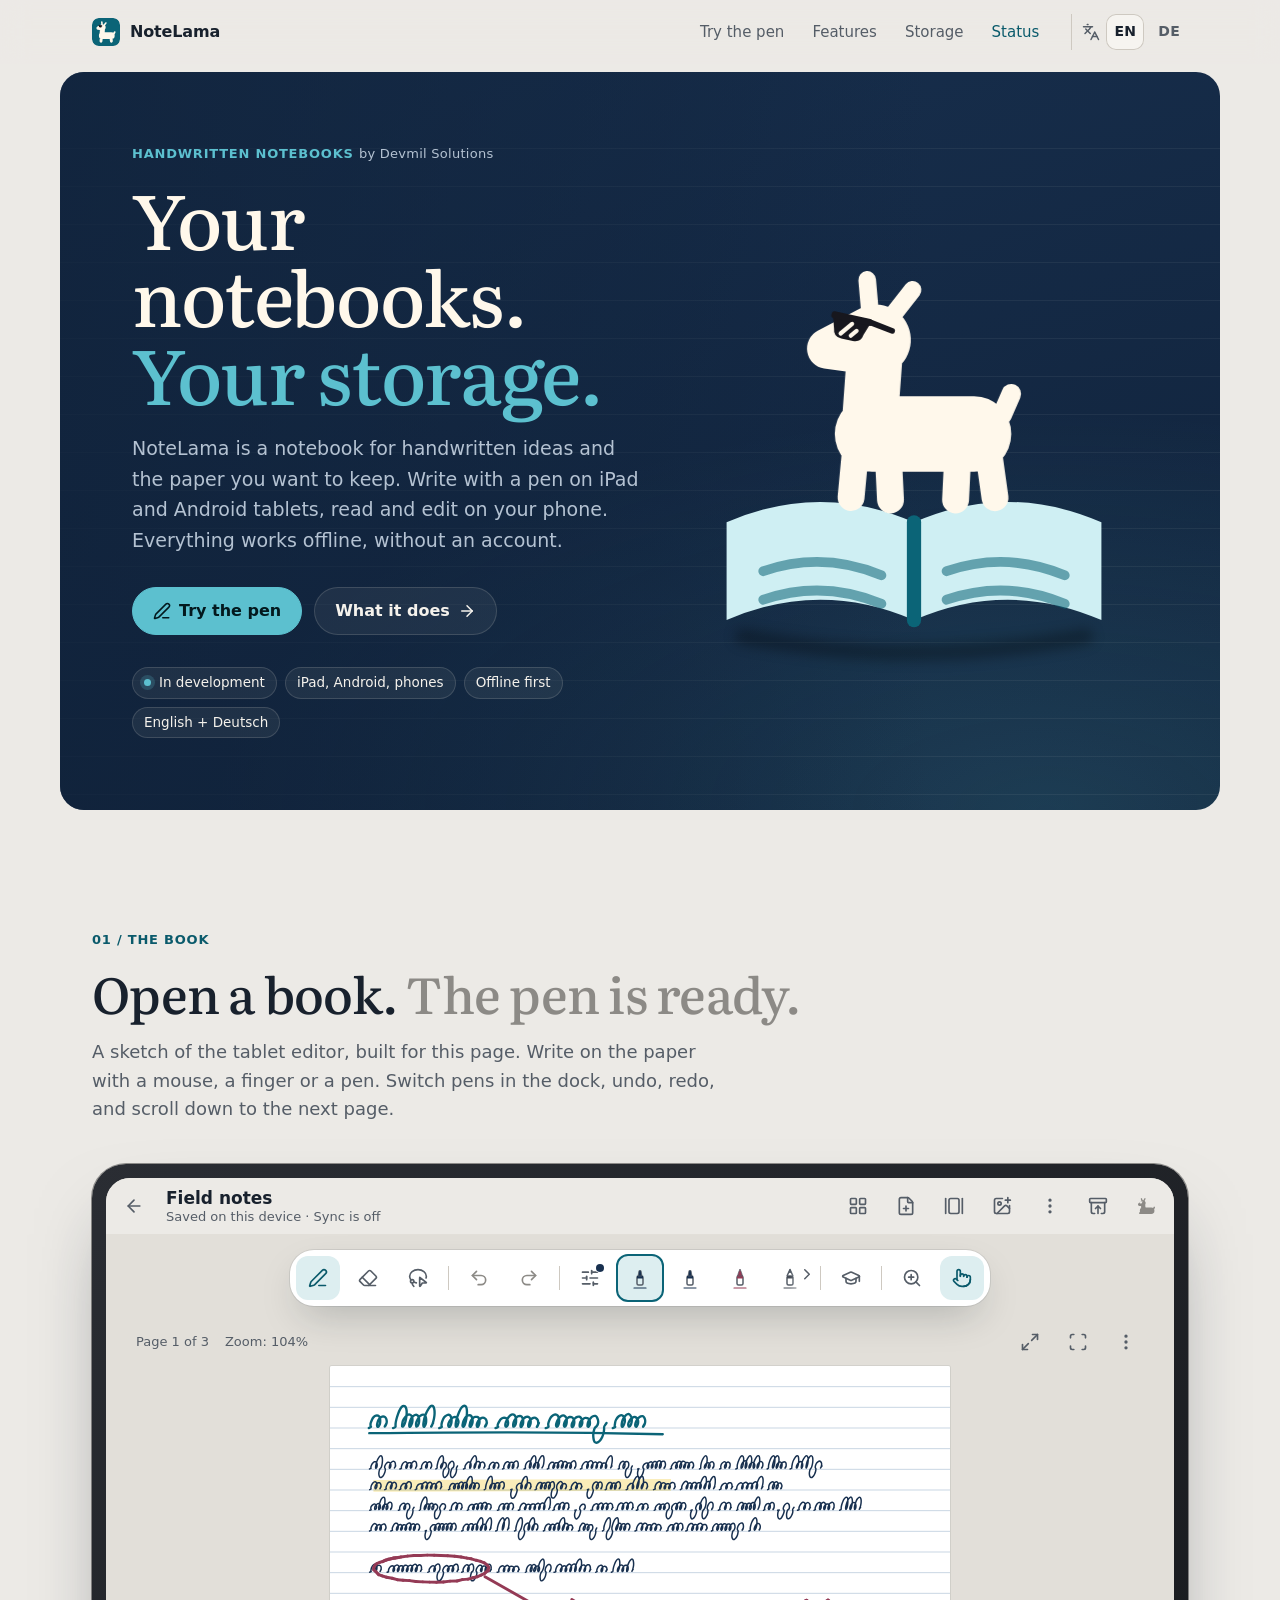
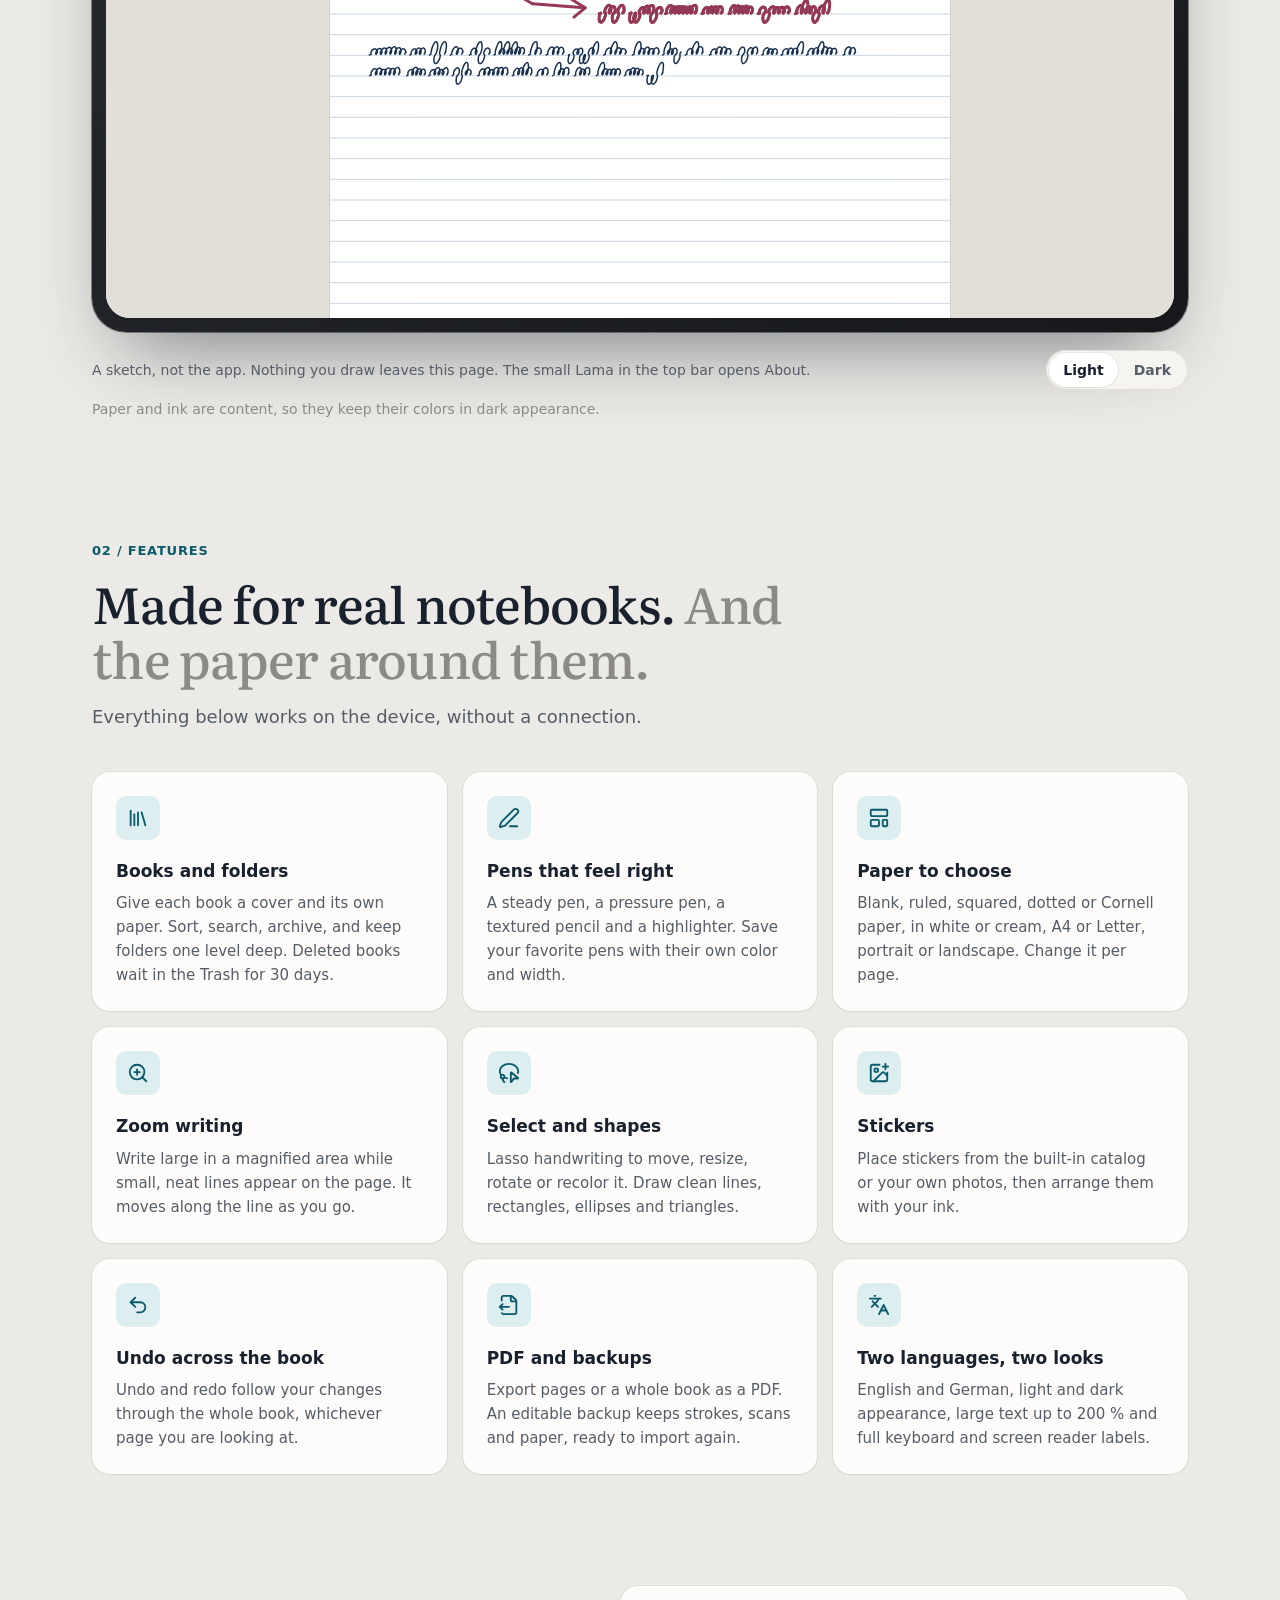
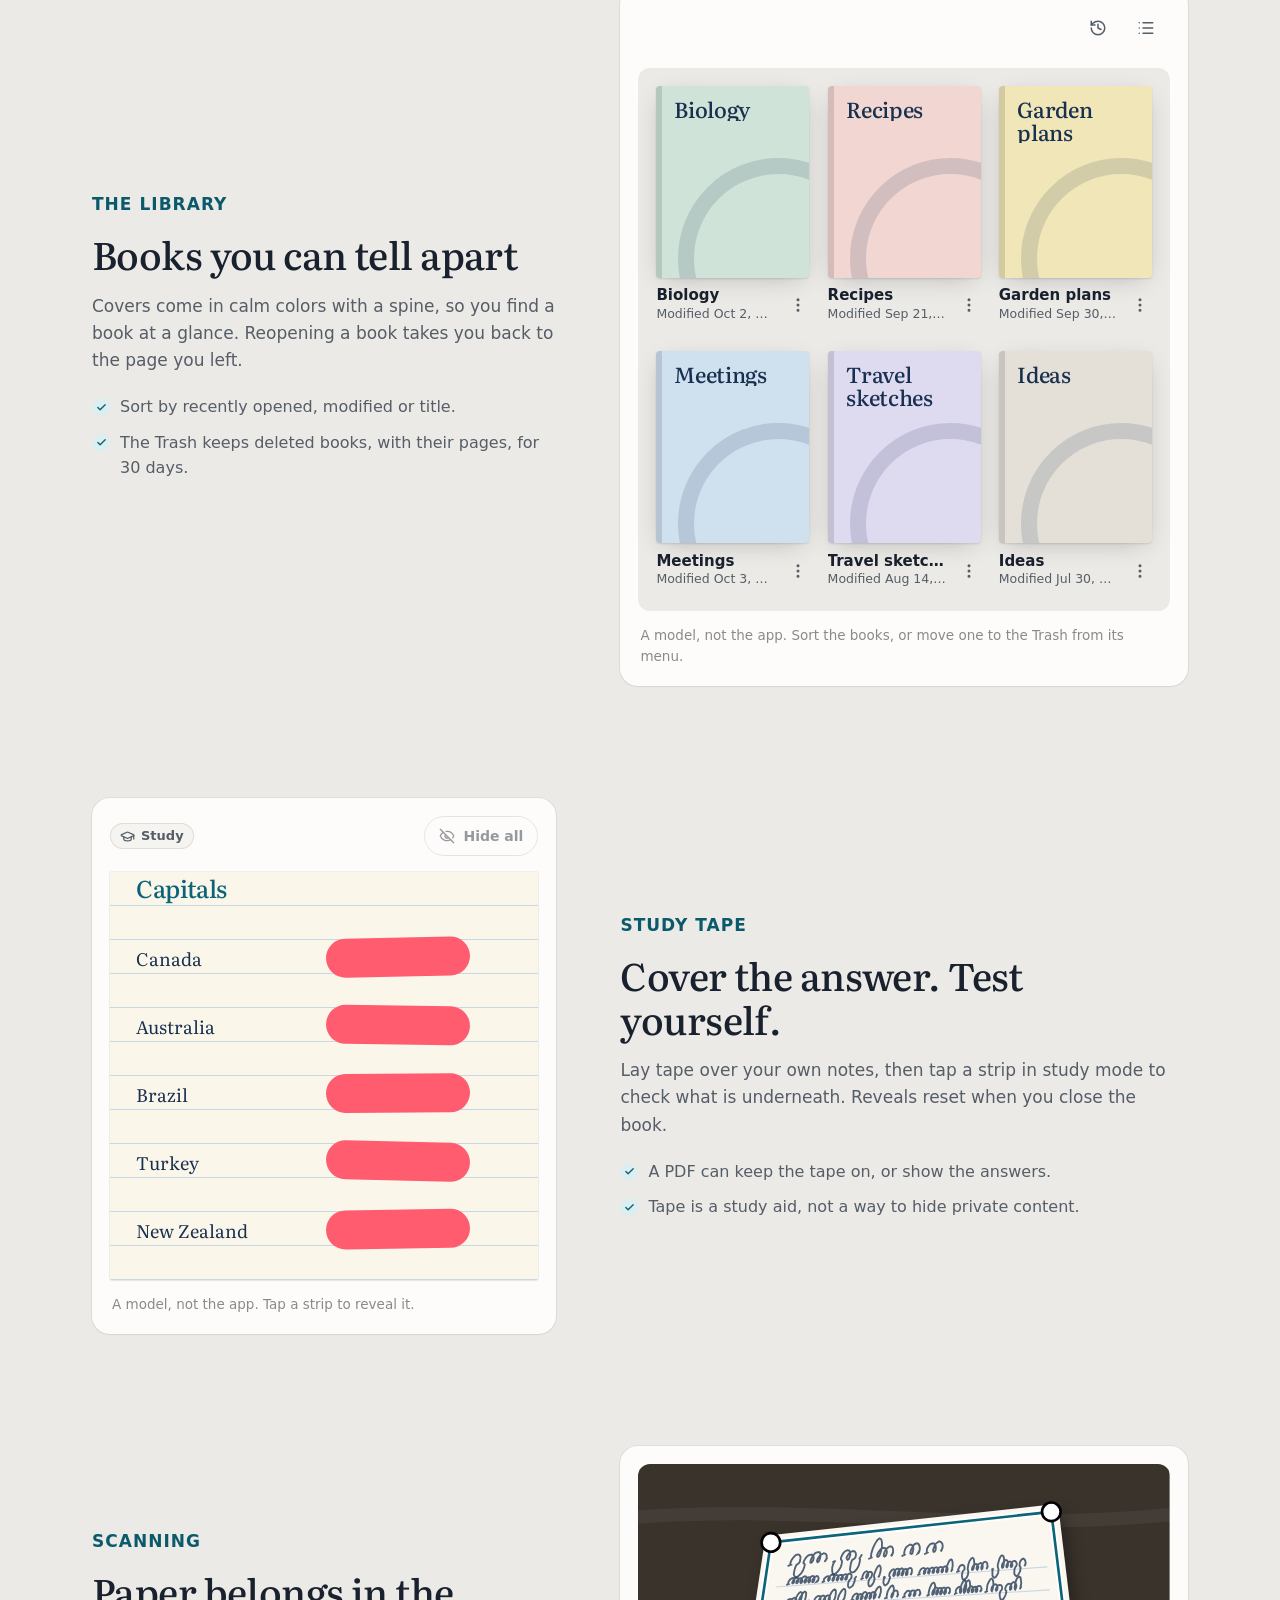
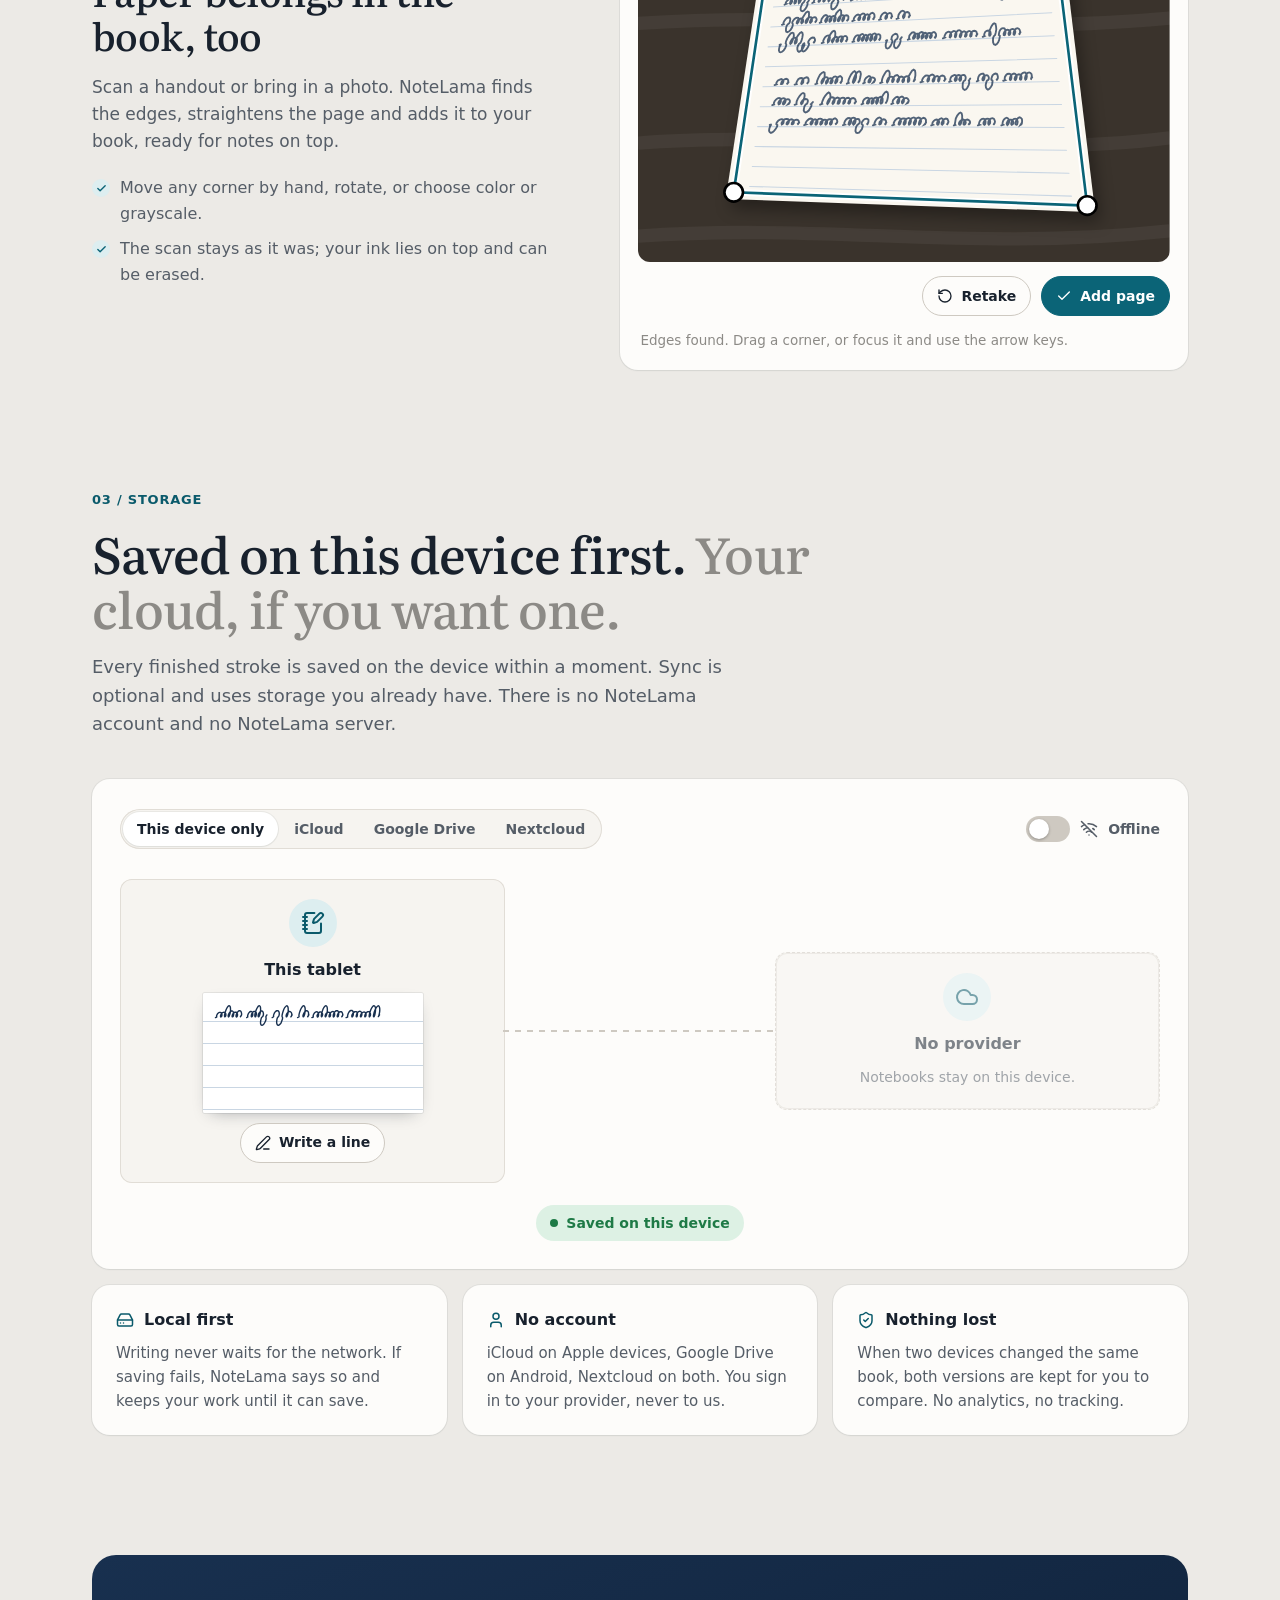
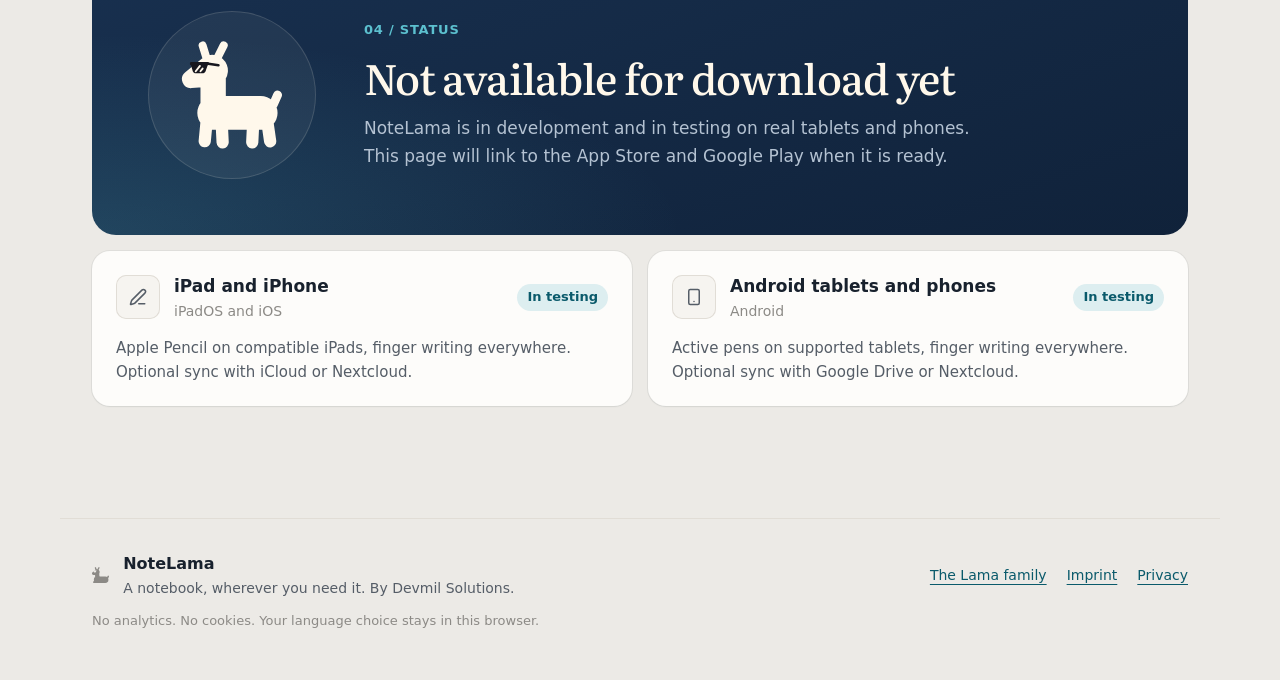
<file: webfront/index.html>
<!doctype html>
<html lang="en">
<head>
  <meta charset="utf-8">
  <meta name="viewport" content="width=device-width, initial-scale=1">
  <title>NoteLama · Handwritten notebooks for tablets and phones</title>
  <meta name="description" content="NoteLama is a notebook app for handwriting and scanned paper on iPad, Android tablets and phones. It works offline, without an account. In development.">
  <meta name="author" content="Devmil Solutions">
  <meta name="theme-color" content="#ECEAE6" media="(prefers-color-scheme: light)">
  <meta name="theme-color" content="#151412" media="(prefers-color-scheme: dark)">
  <meta name="color-scheme" content="light dark">
  <meta property="og:type" content="website">
  <meta property="og:title" content="NoteLama · Your notebooks. Your storage.">
  <meta property="og:description" content="Handwritten notebooks for iPad, Android tablets and phones. Offline first, no account, optional sync with your own storage.">
  <meta property="og:image" content="https://devmil.de/notelama/assets/feature-graphic.png?v=4f5a29f3e8b9">
  <meta property="og:image:width" content="1024">
  <meta property="og:image:height" content="500">
  <meta property="og:url" content="https://devmil.de/notelama/">
  <meta name="twitter:card" content="summary_large_image">
  <link rel="canonical" href="https://devmil.de/notelama/">
  <script type="application/ld+json">{"@context":"https://schema.org","@type":"SoftwareApplication","name":"NoteLama","url":"https://devmil.de/notelama/","applicationCategory":"ProductivityApplication","operatingSystem":"iOS, iPadOS, Android","creator":{"@type":"Organization","name":"Devmil Solutions","url":"https://devmil.de/"},"description":"Offline notebooks for handwriting and scanned documents. In development."}</script>
  <link rel="icon" href="assets/notelama-mark.svg?v=741d6896531a" type="image/svg+xml">
  <link rel="apple-touch-icon" href="assets/apple-touch-icon.png?v=fbb6b276c877">
  <link rel="manifest" href="manifest.json?v=1ab2ebc813e4">
  <link rel="preload" href="assets/fonts/Literata-Display.woff2" as="font" type="font/woff2" crossorigin>
  <link rel="stylesheet" href="styles.css?v=b2a338c521ce">
  <link rel="stylesheet" href="assets/lama/lama-antics.css?v=926d01e9bae2">
  <script>document.documentElement.classList.add("js");</script>
  <script src="assets/lama/lama-antics.js?v=fd9d7d8235fa" defer></script>
  <script src="site.js?v=5030eaa7189e" data-locales-version="dda6e6a8718e" defer></script>
</head>
<body>
  <!-- Icons: Lucide (lucide-static 1.37.0, ISC), the set Meridian ships in the app. -->
  <svg class="icon-sprite" aria-hidden="true" focusable="false">
    <symbol id="i-pen-line" viewBox="0 0 24 24"><path d="M13 21h8"/><path d="M21.174 6.812a1 1 0 0 0-3.986-3.987L3.842 16.174a2 2 0 0 0-.5.83l-1.321 4.352a.5.5 0 0 0 .623.622l4.353-1.32a2 2 0 0 0 .83-.497z"/></symbol>
    <symbol id="i-eraser" viewBox="0 0 24 24"><path d="M21 21H8a2 2 0 0 1-1.42-.587l-3.994-3.999a2 2 0 0 1 0-2.828l10-10a2 2 0 0 1 2.829 0l5.999 6a2 2 0 0 1 0 2.828L12.834 21"/><path d="m5.082 11.09 8.828 8.828"/></symbol>
    <symbol id="i-undo-2" viewBox="0 0 24 24"><path d="M9 14 4 9l5-5"/><path d="M4 9h10.5a5.5 5.5 0 0 1 5.5 5.5a5.5 5.5 0 0 1-5.5 5.5H11"/></symbol>
    <symbol id="i-redo-2" viewBox="0 0 24 24"><path d="m15 14 5-5-5-5"/><path d="M20 9H9.5A5.5 5.5 0 0 0 4 14.5A5.5 5.5 0 0 0 9.5 20H13"/></symbol>
    <symbol id="i-lasso-select" viewBox="0 0 24 24"><path d="M7 22a5 5 0 0 1-2-4"/><path d="M7 16.93c.96.43 1.96.74 2.99.91"/><path d="M3.34 14A6.8 6.8 0 0 1 2 10c0-4.42 4.48-8 10-8s10 3.58 10 8a7.19 7.19 0 0 1-.33 2"/><path d="M5 18a2 2 0 1 0 0-4 2 2 0 0 0 0 4z"/><path d="M14.33 22h-.09a.35.35 0 0 1-.24-.32v-10a.34.34 0 0 1 .33-.34c.08 0 .15.03.21.08l7.34 6a.33.33 0 0 1-.21.59h-4.49l-2.57 3.85a.35.35 0 0 1-.28.14z"/></symbol>
    <symbol id="i-scan" viewBox="0 0 24 24"><path d="M3 7V5a2 2 0 0 1 2-2h2"/><path d="M17 3h2a2 2 0 0 1 2 2v2"/><path d="M21 17v2a2 2 0 0 1-2 2h-2"/><path d="M7 21H5a2 2 0 0 1-2-2v-2"/></symbol>
    <symbol id="i-file-output" viewBox="0 0 24 24"><path d="M4.226 20.925A2 2 0 0 0 6 22h12a2 2 0 0 0 2-2V8a2.4 2.4 0 0 0-.706-1.706l-3.588-3.588A2.4 2.4 0 0 0 14 2H6a2 2 0 0 0-2 2v3.127"/><path d="M14 2v5a1 1 0 0 0 1 1h5"/><path d="m5 11-3 3"/><path d="m5 17-3-3h10"/></symbol>
    <symbol id="i-hard-drive" viewBox="0 0 24 24"><path d="M10 16h.01"/><path d="M2.212 11.577a2 2 0 0 0-.212.896V18a2 2 0 0 0 2 2h16a2 2 0 0 0 2-2v-5.527a2 2 0 0 0-.212-.896L18.55 5.11A2 2 0 0 0 16.76 4H7.24a2 2 0 0 0-1.79 1.11z"/><path d="M21.946 12.013H2.054"/><path d="M6 16h.01"/></symbol>
    <symbol id="i-cloud" viewBox="0 0 24 24"><path d="M17.5 19H9a7 7 0 1 1 6.71-9h1.79a4.5 4.5 0 1 1 0 9Z"/></symbol>
    <symbol id="i-cloud-check" viewBox="0 0 24 24"><path d="m17 15-5.5 5.5L9 18"/><path d="M5.516 16.07A7 7 0 1 1 15.71 8h1.79a4.5 4.5 0 0 1 3.501 7.327"/></symbol>
    <symbol id="i-wifi-off" viewBox="0 0 24 24"><path d="M12 20h.01"/><path d="M8.5 16.429a5 5 0 0 1 7 0"/><path d="M5 12.859a10 10 0 0 1 5.17-2.69"/><path d="M19 12.859a10 10 0 0 0-2.007-1.523"/><path d="M2 8.82a15 15 0 0 1 4.177-2.643"/><path d="M22 8.82a15 15 0 0 0-11.288-3.764"/><path d="m2 2 20 20"/></symbol>
    <symbol id="i-shield-check" viewBox="0 0 24 24"><path d="M20 13c0 5-3.5 7.5-7.66 8.95a1 1 0 0 1-.67-.01C7.5 20.5 4 18 4 13V6a1 1 0 0 1 1-1c2 0 4.5-1.2 6.24-2.72a1.17 1.17 0 0 1 1.52 0C14.51 3.81 17 5 19 5a1 1 0 0 1 1 1z"/><path d="m9 12 2 2 4-4"/></symbol>
    <symbol id="i-notebook-pen" viewBox="0 0 24 24"><path d="M13.4 2H6a2 2 0 0 0-2 2v16a2 2 0 0 0 2 2h12a2 2 0 0 0 2-2v-7.4"/><path d="M2 6h4"/><path d="M2 10h4"/><path d="M2 14h4"/><path d="M2 18h4"/><path d="M21.378 5.626a1 1 0 1 0-3.004-3.004l-5.01 5.012a2 2 0 0 0-.506.854l-.837 2.87a.5.5 0 0 0 .62.62l2.87-.837a2 2 0 0 0 .854-.506z"/></symbol>
    <symbol id="i-library" viewBox="0 0 24 24"><path d="m16 6 4 14"/><path d="M12 6v14"/><path d="M8 8v12"/><path d="M4 4v16"/></symbol>
    <symbol id="i-zoom-in" viewBox="0 0 24 24"><circle cx="11" cy="11" r="8"/><line x1="21" x2="16.65" y1="21" y2="16.65"/><line x1="11" x2="11" y1="8" y2="14"/><line x1="8" x2="14" y1="11" y2="11"/></symbol>
    <symbol id="i-image-plus" viewBox="0 0 24 24"><path d="M16 5h6"/><path d="M19 2v6"/><path d="M21 11.5V19a2 2 0 0 1-2 2H5a2 2 0 0 1-2-2V5a2 2 0 0 1 2-2h7.5"/><path d="m21 15-3.086-3.086a2 2 0 0 0-2.828 0L6 21"/><circle cx="9" cy="9" r="2"/></symbol>
    <symbol id="i-eye" viewBox="0 0 24 24"><path d="M2.062 12.348a1 1 0 0 1 0-.696 10.75 10.75 0 0 1 19.876 0 1 1 0 0 1 0 .696 10.75 10.75 0 0 1-19.876 0"/><circle cx="12" cy="12" r="3"/></symbol>
    <symbol id="i-eye-off" viewBox="0 0 24 24"><path d="M10.733 5.076a10.744 10.744 0 0 1 11.205 6.575 1 1 0 0 1 0 .696 10.747 10.747 0 0 1-1.444 2.49"/><path d="M14.084 14.158a3 3 0 0 1-4.242-4.242"/><path d="M17.479 17.499a10.75 10.75 0 0 1-15.417-5.151 1 1 0 0 1 0-.696 10.75 10.75 0 0 1 4.446-5.143"/><path d="m2 2 20 20"/></symbol>
    <symbol id="i-languages" viewBox="0 0 24 24"><path d="m5 8 6 6"/><path d="m4 14 6-6 2-3"/><path d="M2 5h12"/><path d="M7 2h1"/><path d="m22 22-5-10-5 10"/><path d="M14 18h6"/></symbol>
    <symbol id="i-smartphone" viewBox="0 0 24 24"><rect width="14" height="20" x="5" y="2" rx="2" ry="2"/><path d="M12 18h.01"/></symbol>
    <symbol id="i-folder" viewBox="0 0 24 24"><path d="M20 20a2 2 0 0 0 2-2V8a2 2 0 0 0-2-2h-7.9a2 2 0 0 1-1.69-.9L9.6 3.9A2 2 0 0 0 7.93 3H4a2 2 0 0 0-2 2v13a2 2 0 0 0 2 2Z"/></symbol>
    <symbol id="i-trash-2" viewBox="0 0 24 24"><path d="M10 11v6"/><path d="M14 11v6"/><path d="M19 6v14a2 2 0 0 1-2 2H7a2 2 0 0 1-2-2V6"/><path d="M3 6h18"/><path d="M8 6V4a2 2 0 0 1 2-2h4a2 2 0 0 1 2 2v2"/></symbol>
    <symbol id="i-check" viewBox="0 0 24 24"><path d="M20 6 9 17l-5-5"/></symbol>
    <symbol id="i-refresh-cw" viewBox="0 0 24 24"><path d="M3 12a9 9 0 0 1 9-9 9.75 9.75 0 0 1 6.74 2.74L21 8"/><path d="M21 3v5h-5"/><path d="M21 12a9 9 0 0 1-9 9 9.75 9.75 0 0 1-6.74-2.74L3 16"/><path d="M8 16H3v5"/></symbol>
    <symbol id="i-plus" viewBox="0 0 24 24"><path d="M5 12h14"/><path d="M12 5v14"/></symbol>
    <symbol id="i-arrow-right" viewBox="0 0 24 24"><path d="M5 12h14"/><path d="m12 5 7 7-7 7"/></symbol>
    <symbol id="i-rotate-ccw" viewBox="0 0 24 24"><path d="M3 12a9 9 0 1 0 9-9 9.75 9.75 0 0 0-6.74 2.74L3 8"/><path d="M3 3v5h5"/></symbol>
    <symbol id="i-layout-template" viewBox="0 0 24 24"><rect width="18" height="7" x="3" y="3" rx="1"/><rect width="9" height="7" x="3" y="14" rx="1"/><rect width="5" height="7" x="16" y="14" rx="1"/></symbol>
    <symbol id="i-graduation-cap" viewBox="0 0 24 24"><path d="M21.42 10.922a1 1 0 0 0-.019-1.838L12.83 5.18a2 2 0 0 0-1.66 0L2.6 9.08a1 1 0 0 0 0 1.832l8.57 3.908a2 2 0 0 0 1.66 0z"/><path d="M22 10v6"/><path d="M6 12.5V16a6 3 0 0 0 12 0v-3.5"/></symbol>
    <symbol id="i-x" viewBox="0 0 24 24"><path d="M18 6 6 18"/><path d="m6 6 12 12"/></symbol>
    <symbol id="i-ellipsis" viewBox="0 0 24 24"><circle cx="12" cy="12" r="1"/><circle cx="19" cy="12" r="1"/><circle cx="5" cy="12" r="1"/></symbol>
    <symbol id="i-archive-restore" viewBox="0 0 24 24"><rect width="20" height="5" x="2" y="3" rx="1"/><path d="M4 8v11a2 2 0 0 0 2 2h2"/><path d="M20 8v11a2 2 0 0 1-2 2h-2"/><path d="m9 15 3-3 3 3"/><path d="M12 12v9"/></symbol>
    <symbol id="i-user" viewBox="0 0 24 24"><path d="M19 21v-2a4 4 0 0 0-4-4H9a4 4 0 0 0-4 4v2"/><circle cx="12" cy="7" r="4"/></symbol>
    <symbol id="i-arrow-left" viewBox="0 0 24 24"><path d="m12 19-7-7 7-7"/><path d="M19 12H5"/></symbol>
    <symbol id="i-layout-grid" viewBox="0 0 24 24"><rect width="7" height="7" x="3" y="3" rx="1"/><rect width="7" height="7" x="14" y="3" rx="1"/><rect width="7" height="7" x="14" y="14" rx="1"/><rect width="7" height="7" x="3" y="14" rx="1"/></symbol>
    <symbol id="i-file-plus" viewBox="0 0 24 24"><path d="M6 22a2 2 0 0 1-2-2V4a2 2 0 0 1 2-2h8a2.4 2.4 0 0 1 1.704.706l3.588 3.588A2.4 2.4 0 0 1 20 8v12a2 2 0 0 1-2 2z"/><path d="M14 2v5a1 1 0 0 0 1 1h5"/><path d="M9 15h6"/><path d="M12 18v-6"/></symbol>
    <symbol id="i-gallery-horizontal" viewBox="0 0 24 24"><path d="M2 3v18"/><rect width="12" height="18" x="6" y="3" rx="2"/><path d="M22 3v18"/></symbol>
    <symbol id="i-ellipsis-vertical" viewBox="0 0 24 24"><circle cx="12" cy="12" r="1"/><circle cx="12" cy="5" r="1"/><circle cx="12" cy="19" r="1"/></symbol>
    <symbol id="i-maximize-2" viewBox="0 0 24 24"><path d="M15 3h6v6"/><path d="m21 3-7 7"/><path d="m3 21 7-7"/><path d="M9 21H3v-6"/></symbol>
    <symbol id="i-sliders-horizontal" viewBox="0 0 24 24"><path d="M10 5H3"/><path d="M12 19H3"/><path d="M14 3v4"/><path d="M16 17v4"/><path d="M21 12h-9"/><path d="M21 19h-5"/><path d="M21 5h-7"/><path d="M8 10v4"/><path d="M8 12H3"/></symbol>
    <symbol id="i-pointer" viewBox="0 0 24 24"><path d="M22 14a8 8 0 0 1-8 8"/><path d="M18 11v-1a2 2 0 0 0-2-2a2 2 0 0 0-2 2"/><path d="M14 10V9a2 2 0 0 0-2-2a2 2 0 0 0-2 2v1"/><path d="M10 9.5V4a2 2 0 0 0-2-2a2 2 0 0 0-2 2v10"/><path d="M18 11a2 2 0 1 1 4 0v3a8 8 0 0 1-8 8h-2c-2.8 0-4.5-.86-5.99-2.34l-3.6-3.6a2 2 0 0 1 2.83-2.82L7 15"/></symbol>
    <symbol id="i-chevron-right" viewBox="0 0 24 24"><path d="m9 18 6-6-6-6"/></symbol>
    <symbol id="i-chevron-down" viewBox="0 0 24 24"><path d="m6 9 6 6 6-6"/></symbol>
    <symbol id="i-history" viewBox="0 0 24 24"><path d="M3 12a9 9 0 1 0 9-9 9.75 9.75 0 0 0-6.74 2.74L3 8"/><path d="M3 3v5h5"/><path d="M12 7v5l4 2"/></symbol>
    <symbol id="i-arrow-down-a-z" viewBox="0 0 24 24"><path d="m3 16 4 4 4-4"/><path d="M7 20V4"/><path d="M20 8h-5"/><path d="M15 10V6.5a2.5 2.5 0 0 1 5 0V10"/><path d="M15 14h5l-5 6h5"/></symbol>
    <symbol id="i-list" viewBox="0 0 24 24"><path d="M3 5h.01"/><path d="M3 12h.01"/><path d="M3 19h.01"/><path d="M8 5h13"/><path d="M8 12h13"/><path d="M8 19h13"/></symbol>
    <symbol id="i-clock" viewBox="0 0 24 24"><circle cx="12" cy="12" r="10"/><path d="M12 6v6l4 2"/></symbol>
  </svg>

  <a class="skip-link" href="#main" data-i18n="skip">Skip to content</a>

  <header class="site-header">
    <nav class="site-nav" aria-label="Main" data-i18n-label="navLabel">
      <a class="brand" href="./">
        <img class="brand-mark" src="assets/notelama-mark.svg?v=741d6896531a" alt="" width="28" height="28">
        <span class="brand-name">NoteLama</span>
      </a>
      <div class="nav-links">
        <a href="#write" data-i18n="navWrite">Try the pen</a>
        <a href="#features" data-i18n="navFeatures">Features</a>
        <a href="#storage" data-i18n="navStorage">Storage</a>
        <a class="nav-cta" href="#status" data-i18n="navStatus">Status</a>
      </div>
      <div class="language language-switch" role="group" aria-label="Language" data-i18n-label="language">
        <svg class="icon" aria-hidden="true"><use href="#i-languages"/></svg>
        <button type="button" data-language="en" lang="en" aria-pressed="true" title="English">EN</button>
        <button type="button" data-language="de" lang="de" aria-pressed="false" title="Deutsch">DE</button>
      </div>
    </nav>
  </header>

  <main id="main">
    <section class="hero" aria-labelledby="hero-title">
      <div class="stage">
        <canvas class="ink-field" data-ink-field aria-hidden="true"></canvas>
        <div class="stage-veil" aria-hidden="true"></div>
        <div class="hero-copy">
          <p class="eyebrow on-brand"><span data-i18n="heroEyebrow">Handwritten notebooks</span> <span class="eyebrow-maker" data-i18n="maker">by Devmil Solutions</span></p>
          <h1 id="hero-title"><span data-i18n="heroTitleA">Your notebooks.</span> <span class="soft" data-i18n="heroTitleB">Your storage.</span></h1>
          <p class="lede" data-i18n="heroLede">NoteLama is a notebook for handwritten ideas and the paper you want to keep. Write with a pen on iPad and Android tablets, read and edit on your phone. Everything works offline, without an account.</p>
          <div class="actions">
            <a class="button primary" href="#write">
              <svg class="icon" aria-hidden="true"><use href="#i-pen-line"/></svg>
              <span data-i18n="heroTry">Try the pen</span>
            </a>
            <a class="button ghost" href="#features">
              <span data-i18n="heroMore">What it does</span>
              <svg class="icon" aria-hidden="true"><use href="#i-arrow-right"/></svg>
            </a>
          </div>
          <ul class="hero-facts">
            <li><span class="dot" aria-hidden="true"></span><span data-i18n="factStatus">In development</span></li>
            <li data-i18n="factDevices">iPad, Android, phones</li>
            <li data-i18n="factOffline">Offline first</li>
            <li data-i18n="factLanguages">English + Deutsch</li>
          </ul>
        </div>
        <!-- The Lama stands on an open notebook, as in the app icon. It
             opens with the hello pose, settles proud, and nods when a line
             of handwriting is finished on the stage. -->
        <div class="hero-scene" aria-hidden="true">
          <!-- Same geometry as the vendored app icon scene (tile-nibluma.svg). -->
          <svg viewBox="6 10 108 104" focusable="false">
            <path class="book-shadow" d="M18 110Q60 118 102 110"/>
            <path class="book" d="M14 82Q37 72 60 82Q83 72 106 82V106Q83 96 60 106Q37 96 14 106Z"/>
            <path class="book-rule" d="M23 94Q37.5 89 52 95M23 101Q37.5 96 52 102M68 94Q82.5 89 97 95M68 101Q82.5 96 97 102"/>
            <path class="book-spine" d="M60 82V106"/>
            <g class="hero-lama is-hello" data-hero-lama>
              <image class="pose proud" href="assets/lama/lama-proud.svg" x="24.49" y="14.69" width="71.02" height="71.02"/>
              <image class="pose hello" href="assets/lama/lama-standing-nod.svg" x="24.49" y="14.69" width="71.02" height="71.02"/>
            </g>
          </svg>
        </div>
      </div>
    </section>

    <section id="write" class="section" aria-labelledby="write-title">
      <div class="section-head reveal">
        <p class="eyebrow"><b>01</b> / <span data-i18n="writeEyebrow">The book</span></p>
        <h2 id="write-title"><span data-i18n="writeTitleA">Open a book.</span> <span class="soft" data-i18n="writeTitleB">The pen is ready.</span></h2>
        <p class="section-lede" data-i18n="writeLede">A sketch of the tablet editor, built for this page. Write on the paper with a mouse, a finger or a pen. Switch tools in the dock, undo, redo, or open another page.</p>
      </div>

      <figure class="tablet-figure reveal" data-book>
        <div class="tablet">
          <div class="app" data-sketch-theme>
            <!-- Mirrors the app's book screen: NoteLamaAppBar, the floating
                 MeridianToolDock and the vertical page feed with a PageHeader
                 above each page. Sizes and colours follow Meridian's nibluma
                 brand at touch density. -->
            <div class="app-bar">
              <span class="icon-button" aria-hidden="true"><svg class="icon"><use href="#i-arrow-left"/></svg></span>
              <div class="app-title">
                <strong class="book-title" data-i18n="bookTitle">Field notes</strong>
                <small class="save-state" data-save-state role="status"><span data-save-text>Saved on this device</span> · <span data-i18n="syncOff">Sync is off</span></small>
              </div>
              <span class="app-actions" aria-hidden="true">
                <span class="icon-button wide-only"><svg class="icon"><use href="#i-layout-grid"/></svg></span>
                <span class="icon-button"><svg class="icon"><use href="#i-file-plus"/></svg></span>
                <span class="icon-button wide-only"><svg class="icon"><use href="#i-gallery-horizontal"/></svg></span>
                <span class="icon-button wide-only"><svg class="icon"><use href="#i-image-plus"/></svg></span>
                <span class="icon-button"><svg class="icon"><use href="#i-ellipsis-vertical"/></svg></span>
                <span class="icon-button wide-only"><svg class="icon"><use href="#i-archive-restore"/></svg></span>
              </span>
              <button class="icon-button signature-button" type="button" data-about-open title="About NoteLama" data-i18n-label="aboutOpen">
                <span class="signature" aria-hidden="true"></span>
              </button>
            </div>
            <div class="desk" data-desk>
              <div class="dock" role="toolbar" aria-label="Tools" data-i18n-label="toolsLabel" data-dock>
                <span class="dock-lane">
                <button type="button" class="tool" data-tool="pen" aria-pressed="true" title="Pen" data-i18n-label="penTool"><svg class="icon" aria-hidden="true"><use href="#i-pen-line"/></svg></button>
                <button type="button" class="tool" data-tool="eraser" aria-pressed="false" title="Eraser" data-i18n-label="eraserTool"><svg class="icon" aria-hidden="true"><use href="#i-eraser"/></svg></button>
                <span class="tool" aria-hidden="true"><svg class="icon"><use href="#i-lasso-select"/></svg></span>
                <span class="dock-divider" aria-hidden="true"></span>
                <button type="button" class="tool" data-undo disabled title="Undo" data-i18n-label="undo"><svg class="icon" aria-hidden="true"><use href="#i-undo-2"/></svg></button>
                <button type="button" class="tool" data-redo disabled title="Redo" data-i18n-label="redo"><svg class="icon" aria-hidden="true"><use href="#i-redo-2"/></svg></button>
                </span>
                <span class="dock-lane">
                <span class="dock-divider lane-break" aria-hidden="true"></span>
                <span class="dock-group" data-pen-group>
                  <span class="pen-settings">
                    <button type="button" class="tool" data-pen-settings aria-expanded="false" title="Pen settings" data-i18n-label="penSettings"><svg class="icon" aria-hidden="true"><use href="#i-sliders-horizontal"/></svg></button>
                    <span class="pen-dot" data-pen-dot aria-hidden="true"></span>
                  </span>
                  <span class="presets" role="radiogroup" aria-label="Pen slots" data-i18n-label="penSlots" data-presets>
                    <button type="button" class="preset" role="radio" data-slot="standard"></button>
                    <span class="preset-scroll" data-preset-scroll>
                      <button type="button" class="preset" role="radio" data-slot="pen"></button>
                      <button type="button" class="preset" role="radio" data-slot="correction"></button>
                      <button type="button" class="preset" role="radio" data-slot="pencil"></button>
                      <button type="button" class="preset" role="radio" data-slot="marker"></button>
                      <span class="tool" aria-hidden="true"><svg class="icon"><use href="#i-plus"/></svg></span>
                    </span>
                    <span class="preset-more" aria-hidden="true"><svg class="icon"><use href="#i-chevron-right"/></svg></span>
                  </span>
                </span>
                <span class="dock-group" data-eraser-group hidden>
                  <button type="button" class="dock-text" data-footprint aria-haspopup="menu" aria-expanded="false"><span data-footprint-label>5 mm</span><svg class="icon" aria-hidden="true"><use href="#i-chevron-down"/></svg></button>
                </span>
                <span class="dock-divider" aria-hidden="true"></span>
                <span class="tool" aria-hidden="true"><svg class="icon"><use href="#i-graduation-cap"/></svg></span>
                <span class="dock-divider" aria-hidden="true"></span>
                <span class="tool" aria-hidden="true"><svg class="icon"><use href="#i-zoom-in"/></svg></span>
                <button type="button" class="tool" data-finger aria-pressed="true" title="Draw with a finger" data-i18n-label="fingerDrawing"><svg class="icon" aria-hidden="true"><use href="#i-pointer"/></svg></button>
                <span class="tool compact-only" aria-hidden="true"><svg class="icon"><use href="#i-ellipsis"/></svg></span>
                </span>
                <div class="popover" data-ink-popover hidden>
                  <div class="swatches" role="radiogroup" aria-label="Ink color" data-i18n-label="inkLabel" data-swatches>
                    <button type="button" class="swatch" role="radio" aria-checked="true" style="--ink:#18304F" data-color="#18304F" title="Blue-black" data-i18n-label="inkBlueBlack"></button>
                    <button type="button" class="swatch" role="radio" aria-checked="false" style="--ink:#0B6477" data-color="#0B6477" title="Petrol" data-i18n-label="inkPetrol"></button>
                    <button type="button" class="swatch" role="radio" aria-checked="false" style="--ink:#315FA6" data-color="#315FA6" title="Royal" data-i18n-label="inkRoyal"></button>
                    <button type="button" class="swatch" role="radio" aria-checked="false" style="--ink:#943A55" data-color="#943A55" title="Berry" data-i18n-label="inkBerry"></button>
                    <button type="button" class="swatch" role="radio" aria-checked="false" style="--ink:#444B55" data-color="#444B55" title="Graphite" data-i18n-label="inkGraphite"></button>
                    <button type="button" class="swatch" role="radio" aria-checked="false" style="--ink:#F4D864" data-color="#F4D864" title="Sunflower" data-i18n-label="inkSunflower"></button>
                  </div>
                </div>
              </div>
              <div class="feed" data-feed>
                  <article class="feed-page" data-page="0">
                    <div class="page-header">
                      <span class="page-position tabular" data-page-label>Page 1 of 3</span>
                      <span class="page-zoom tabular" data-page-zoom>Zoom: 100 %</span>
                      <span class="page-actions" aria-hidden="true">
                        <span class="icon-button"><svg class="icon"><use href="#i-maximize-2"/></svg></span>
                        <span class="icon-button"><svg class="icon"><use href="#i-scan"/></svg></span>
                        <span class="icon-button"><svg class="icon"><use href="#i-ellipsis-vertical"/></svg></span>
                      </span>
                    </div>
                    <div class="paper-wrap">
                      <canvas class="paper" data-paper role="img" aria-label="Writable page. Draw with a mouse, finger or pen." data-i18n-label="paperLabel"></canvas>
                      <span class="eraser-ring" data-eraser-ring aria-hidden="true"></span>
                    </div>
                  </article>
                  <article class="feed-page" data-page="1">
                    <div class="page-header">
                      <span class="page-position tabular" data-page-label>Page 2 of 3</span>
                      <span class="page-zoom tabular" data-page-zoom>Zoom: 100 %</span>
                      <span class="page-actions" aria-hidden="true">
                        <span class="icon-button"><svg class="icon"><use href="#i-maximize-2"/></svg></span>
                        <span class="icon-button"><svg class="icon"><use href="#i-scan"/></svg></span>
                        <span class="icon-button"><svg class="icon"><use href="#i-ellipsis-vertical"/></svg></span>
                      </span>
                    </div>
                    <div class="paper-wrap">
                      <canvas class="paper" data-paper role="img" aria-label="Writable page. Draw with a mouse, finger or pen." data-i18n-label="paperLabel"></canvas>
                      <span class="eraser-ring" data-eraser-ring aria-hidden="true"></span>
                    </div>
                  </article>
                  <article class="feed-page" data-page="2">
                    <div class="page-header">
                      <span class="page-position tabular" data-page-label>Page 3 of 3</span>
                      <span class="page-zoom tabular" data-page-zoom>Zoom: 100 %</span>
                      <span class="page-actions" aria-hidden="true">
                        <span class="icon-button"><svg class="icon"><use href="#i-maximize-2"/></svg></span>
                        <span class="icon-button"><svg class="icon"><use href="#i-scan"/></svg></span>
                        <span class="icon-button"><svg class="icon"><use href="#i-ellipsis-vertical"/></svg></span>
                      </span>
                    </div>
                    <div class="paper-wrap">
                      <canvas class="paper" data-paper role="img" aria-label="Writable page. Draw with a mouse, finger or pen." data-i18n-label="paperLabel"></canvas>
                      <span class="eraser-ring" data-eraser-ring aria-hidden="true"></span>
                    </div>
                  </article>
              </div>
            </div>
            <div class="about-scrim" data-about hidden>
              <div class="about-dialog" role="dialog" aria-modal="true" aria-labelledby="about-title">
                <h3 id="about-title" data-i18n="aboutOpen">About NoteLama</h3>
                <img class="about-icon" src="assets/icon-192.png?v=44404a48ba81" alt="" width="96" height="96">
                <p class="about-name">NoteLama</p>
                <p data-i18n="aboutVersion">In development · not yet released</p>
                <p data-i18n="maker">by Devmil Solutions</p>
                <p class="about-family" data-i18n="aboutFamily">The Lama family: ProcessLama, GitLama, ShotLama, MailLama and NoteLama.</p>
                <div class="about-actions"><button class="button small" type="button" data-about-close data-i18n="close">Close</button></div>
              </div>
            </div>
          </div>
        </div>
        <figcaption class="figure-caption">
          <span data-i18n="writeCaption">A sketch, not the app. Nothing you draw leaves this page. The small Lama in the top bar opens About.</span>
          <span class="seg" role="group" aria-label="Sketch appearance" data-i18n-label="appearanceLabel">
            <button type="button" aria-pressed="false" data-sketch-mode="light" data-i18n="light">Light</button>
            <button type="button" aria-pressed="false" data-sketch-mode="dark" data-i18n="dark">Dark</button>
          </span>
        </figcaption>
        <p class="figure-note reveal" data-i18n="writeNote">Paper and ink are content, so they keep their colors in dark appearance.</p>
      </figure>
    </section>

    <section id="features" class="section" aria-labelledby="features-title">
      <div class="section-head reveal">
        <p class="eyebrow"><b>02</b> / <span data-i18n="featuresEyebrow">Features</span></p>
        <h2 id="features-title"><span data-i18n="featuresTitleA">Made for real notebooks.</span> <span class="soft" data-i18n="featuresTitleB">And the paper around them.</span></h2>
        <p class="section-lede" data-i18n="featuresLede">Everything below works on the device, without a connection.</p>
      </div>
      <div class="feature-grid">
        <article class="island reveal">
          <span class="feature-icon"><svg class="icon" aria-hidden="true"><use href="#i-library"/></svg></span>
          <h3 data-i18n="fLibraryTitle">Books and folders</h3>
          <p data-i18n="fLibraryBody">Give each book a cover and its own paper. Sort, search, archive, and keep folders one level deep. Deleted books wait in the Trash for 30 days.</p>
        </article>
        <article class="island reveal" style="--i:1">
          <span class="feature-icon"><svg class="icon" aria-hidden="true"><use href="#i-pen-line"/></svg></span>
          <h3 data-i18n="fPensTitle">Pens that feel right</h3>
          <p data-i18n="fPensBody">A steady pen, a pressure pen, a textured pencil and a highlighter. Save your favorite pens with their own color and width.</p>
        </article>
        <article class="island reveal" style="--i:2">
          <span class="feature-icon"><svg class="icon" aria-hidden="true"><use href="#i-layout-template"/></svg></span>
          <h3 data-i18n="fPaperTitle">Paper to choose</h3>
          <p data-i18n="fPaperBody">Blank, ruled, squared, dotted or Cornell paper, in white or cream, A4 or Letter, portrait or landscape. Change it per page.</p>
        </article>
        <article class="island reveal">
          <span class="feature-icon"><svg class="icon" aria-hidden="true"><use href="#i-zoom-in"/></svg></span>
          <h3 data-i18n="fZoomTitle">Zoom writing</h3>
          <p data-i18n="fZoomBody">Write large in a magnified area while small, neat lines appear on the page. It moves along the line as you go.</p>
        </article>
        <article class="island reveal" style="--i:1">
          <span class="feature-icon"><svg class="icon" aria-hidden="true"><use href="#i-lasso-select"/></svg></span>
          <h3 data-i18n="fSelectTitle">Select and shapes</h3>
          <p data-i18n="fSelectBody">Lasso handwriting to move, resize, rotate or recolor it. Draw clean lines, rectangles, ellipses and triangles.</p>
        </article>
        <article class="island reveal" style="--i:2">
          <span class="feature-icon"><svg class="icon" aria-hidden="true"><use href="#i-image-plus"/></svg></span>
          <h3 data-i18n="fStickerTitle">Stickers</h3>
          <p data-i18n="fStickerBody">Place stickers from the built-in catalog or your own photos, then arrange them with your ink.</p>
        </article>
        <article class="island reveal">
          <span class="feature-icon"><svg class="icon" aria-hidden="true"><use href="#i-undo-2"/></svg></span>
          <h3 data-i18n="fUndoTitle">Undo across the book</h3>
          <p data-i18n="fUndoBody">Undo and redo follow your changes through the whole book, whichever page you are looking at.</p>
        </article>
        <article class="island reveal" style="--i:1">
          <span class="feature-icon"><svg class="icon" aria-hidden="true"><use href="#i-file-output"/></svg></span>
          <h3 data-i18n="fExportTitle">PDF and backups</h3>
          <p data-i18n="fExportBody">Export pages or a whole book as a PDF. An editable backup keeps strokes, scans and paper, ready to import again.</p>
        </article>
        <article class="island reveal" style="--i:2">
          <span class="feature-icon"><svg class="icon" aria-hidden="true"><use href="#i-languages"/></svg></span>
          <h3 data-i18n="fAccessTitle">Two languages, two looks</h3>
          <p data-i18n="fAccessBody">English and German, light and dark appearance, large text up to 200 % and full keyboard and screen reader labels.</p>
        </article>
      </div>

      <div class="story" id="library">
        <div class="story-copy reveal">
          <p class="eyebrow" data-i18n="libraryEyebrow">The library</p>
          <h3 class="story-title" data-i18n="libraryTitle">Books you can tell apart</h3>
          <p data-i18n="libraryBody">Covers come in calm colors with a spine, so you find a book at a glance. Reopening a book takes you back to the page you left.</p>
          <ul class="ticks">
            <li data-i18n="libraryTick1">Sort by recently opened, modified or title.</li>
            <li data-i18n="libraryTick2">The Trash keeps deleted books, with their pages, for 30 days.</li>
          </ul>
        </div>
        <div class="island demo reveal" style="--i:1" data-library>
          <div class="demo-bar">
            <button type="button" class="button small quiet" data-restore hidden>
              <svg class="icon" aria-hidden="true"><use href="#i-archive-restore"/></svg><span data-restore-label>Restore</span>
            </button>
            <span class="library-tools">
              <button type="button" class="icon-button" data-sort-button aria-haspopup="menu" aria-expanded="false" title="Sort by" data-i18n-label="sortLabel"><svg class="icon" aria-hidden="true"><use href="#i-history" data-sort-icon/></svg></button>
              <span class="icon-button" aria-hidden="true"><svg class="icon"><use href="#i-list"/></svg></span>
            </span>
          </div>
          <ul class="shelf" data-shelf>
            <li class="book-item" data-book-id="biology" data-recent="1" data-modified="2026-10-02">
              <div class="cover" style="--cover:#CFE3D8" aria-hidden="true"><span class="cover-title" data-i18n="book1">Biology</span></div>
              <div class="book-label">
                <span class="book-text"><strong class="book-name" data-i18n="book1">Biology</strong><small class="book-date" data-book-date></small></span>
                <button type="button" class="icon-button" data-book-menu aria-haspopup="menu" aria-expanded="false"><svg class="icon" aria-hidden="true"><use href="#i-ellipsis-vertical"/></svg></button>
              </div>
            </li>
            <li class="book-item" data-book-id="recipes" data-recent="4" data-modified="2026-09-21">
              <div class="cover" style="--cover:#F2D6D2" aria-hidden="true"><span class="cover-title" data-i18n="book2">Recipes</span></div>
              <div class="book-label">
                <span class="book-text"><strong class="book-name" data-i18n="book2">Recipes</strong><small class="book-date" data-book-date></small></span>
                <button type="button" class="icon-button" data-book-menu aria-haspopup="menu" aria-expanded="false"><svg class="icon" aria-hidden="true"><use href="#i-ellipsis-vertical"/></svg></button>
              </div>
            </li>
            <li class="book-item" data-book-id="garden" data-recent="2" data-modified="2026-09-30">
              <div class="cover" style="--cover:#F1E6B8" aria-hidden="true"><span class="cover-title" data-i18n="book3">Garden plans</span></div>
              <div class="book-label">
                <span class="book-text"><strong class="book-name" data-i18n="book3">Garden plans</strong><small class="book-date" data-book-date></small></span>
                <button type="button" class="icon-button" data-book-menu aria-haspopup="menu" aria-expanded="false"><svg class="icon" aria-hidden="true"><use href="#i-ellipsis-vertical"/></svg></button>
              </div>
            </li>
            <li class="book-item" data-book-id="meetings" data-recent="3" data-modified="2026-10-03">
              <div class="cover" style="--cover:#CFE0EE" aria-hidden="true"><span class="cover-title" data-i18n="book4">Meetings</span></div>
              <div class="book-label">
                <span class="book-text"><strong class="book-name" data-i18n="book4">Meetings</strong><small class="book-date" data-book-date></small></span>
                <button type="button" class="icon-button" data-book-menu aria-haspopup="menu" aria-expanded="false"><svg class="icon" aria-hidden="true"><use href="#i-ellipsis-vertical"/></svg></button>
              </div>
            </li>
            <li class="book-item" data-book-id="travel" data-recent="5" data-modified="2026-08-14">
              <div class="cover" style="--cover:#DEDAF0" aria-hidden="true"><span class="cover-title" data-i18n="book5">Travel sketches</span></div>
              <div class="book-label">
                <span class="book-text"><strong class="book-name" data-i18n="book5">Travel sketches</strong><small class="book-date" data-book-date></small></span>
                <button type="button" class="icon-button" data-book-menu aria-haspopup="menu" aria-expanded="false"><svg class="icon" aria-hidden="true"><use href="#i-ellipsis-vertical"/></svg></button>
              </div>
            </li>
            <li class="book-item" data-book-id="ideas" data-recent="6" data-modified="2026-07-30">
              <div class="cover" style="--cover:#E4E0D8" aria-hidden="true"><span class="cover-title" data-i18n="book6">Ideas</span></div>
              <div class="book-label">
                <span class="book-text"><strong class="book-name" data-i18n="book6">Ideas</strong><small class="book-date" data-book-date></small></span>
                <button type="button" class="icon-button" data-book-menu aria-haspopup="menu" aria-expanded="false"><svg class="icon" aria-hidden="true"><use href="#i-ellipsis-vertical"/></svg></button>
              </div>
            </li>
          </ul>
          <div class="empty-state" data-empty hidden>
            <img class="empty-icon" src="assets/icon-192.png?v=44404a48ba81" alt="" width="48" height="48">
            <p data-i18n="emptyTitle">Your library is empty. Create your first book.</p>
          </div>
          <p class="demo-note" role="status" data-library-status data-i18n="libraryNote">A model, not the app. Sort the books, or move one to the Trash.</p>
        </div>
      </div>

      <div class="story flip" id="study">
        <div class="story-copy reveal">
          <p class="eyebrow" data-i18n="studyEyebrow">Study tape</p>
          <h3 class="story-title" data-i18n="studyTitle">Cover the answer. Test yourself.</h3>
          <p data-i18n="studyBody">Lay tape over your own notes, then tap a strip in study mode to check what is underneath. Reveals reset when you close the book.</p>
          <ul class="ticks">
            <li data-i18n="studyTick1">A PDF can keep the tape on, or show the answers.</li>
            <li data-i18n="studyTick2">Tape is a study aid, not a way to hide private content.</li>
          </ul>
        </div>
        <div class="island demo reveal" style="--i:1" data-study>
          <div class="demo-bar">
            <span class="chip"><svg class="icon" aria-hidden="true"><use href="#i-graduation-cap"/></svg><span data-i18n="studyMode">Study</span></span>
            <button type="button" class="button small quiet" data-hide-all disabled>
              <svg class="icon" aria-hidden="true"><use href="#i-eye-off"/></svg><span data-i18n="hideAll">Hide all</span>
            </button>
          </div>
          <div class="study-page">
            <p class="study-head" data-i18n="studyHeading">Capitals</p>
            <ul class="study-list">
              <li><span data-i18n="q1">Canada</span><button type="button" class="tape" aria-pressed="false" data-tape style="--r:-1.2deg"><span class="answer" data-i18n="a1">Ottawa</span></button></li>
              <li><span data-i18n="q2">Australia</span><button type="button" class="tape" aria-pressed="false" data-tape style="--r:0.8deg"><span class="answer" data-i18n="a2">Canberra</span></button></li>
              <li><span data-i18n="q3">Brazil</span><button type="button" class="tape" aria-pressed="false" data-tape style="--r:-0.4deg"><span class="answer" data-i18n="a3">Brasília</span></button></li>
              <li><span data-i18n="q4">Turkey</span><button type="button" class="tape" aria-pressed="false" data-tape style="--r:1.4deg"><span class="answer" data-i18n="a4">Ankara</span></button></li>
              <li><span data-i18n="q5">New Zealand</span><button type="button" class="tape" aria-pressed="false" data-tape style="--r:-0.9deg"><span class="answer" data-i18n="a5">Wellington</span></button></li>
            </ul>
          </div>
          <p class="demo-note" role="status" data-study-status>A model, not the app. Tap a strip to reveal it.</p>
        </div>
      </div>

      <div class="story" id="scan">
        <div class="story-copy reveal">
          <p class="eyebrow" data-i18n="scanEyebrow">Scanning</p>
          <h3 class="story-title" data-i18n="scanTitle">Paper belongs in the book, too</h3>
          <p data-i18n="scanBody">Scan a handout or bring in a photo. NoteLama finds the edges, straightens the page and adds it to your book, ready for notes on top.</p>
          <ul class="ticks">
            <li data-i18n="scanTick1">Move any corner by hand, rotate, or choose color or grayscale.</li>
            <li data-i18n="scanTick2">The scan stays as it was; your ink lies on top and can be erased.</li>
          </ul>
        </div>
        <div class="island demo reveal" style="--i:1" data-scan>
          <svg class="scan-view" viewBox="0 0 400 300" role="group" aria-label="Scan review model" data-i18n-label="scanLabel">
            <rect class="scan-desk" width="400" height="300"/>
            <path class="scan-grain" d="M0 40C120 30 260 52 400 38M0 120C140 110 250 130 400 116M0 210C120 200 280 222 400 206M0 280C140 270 250 292 400 276"/>
            <polygon class="scan-shadow" data-scan-shadow points=""/>
            <polygon class="scan-paper" data-scan-paper points=""/>
            <g class="scan-lines" data-scan-lines></g>
            <polygon class="scan-outline-edge" data-scan-outline-edge points=""/>
            <polygon class="scan-outline" data-scan-outline points=""/>
            <g data-scan-handles></g>
          </svg>
          <div class="demo-bar bottom">
            <button type="button" class="button small quiet" data-scan-reset>
              <svg class="icon" aria-hidden="true"><use href="#i-rotate-ccw"/></svg><span data-i18n="scanRetake">Retake</span>
            </button>
            <button type="button" class="button small primary" data-scan-accept>
              <svg class="icon" aria-hidden="true"><use href="#i-check"/></svg><span data-i18n="scanAccept">Add page</span>
            </button>
          </div>
          <p class="demo-note" role="status" data-scan-status>A model, not the app. Drag a corner, or focus it and use the arrow keys.</p>
        </div>
      </div>
    </section>

    <section id="storage" class="section" aria-labelledby="storage-title">
      <div class="section-head reveal">
        <p class="eyebrow"><b>03</b> / <span data-i18n="storageEyebrow">Storage</span></p>
        <h2 id="storage-title"><span data-i18n="storageTitleA">Saved on this device first.</span> <span class="soft" data-i18n="storageTitleB">Your cloud, if you want one.</span></h2>
        <p class="section-lede" data-i18n="storageLede">Every finished stroke is saved on the device within a moment. Sync is optional and uses storage you already have. There is no NoteLama account and no NoteLama server.</p>
      </div>
      <div class="sync island reveal" data-sync>
        <div class="sync-controls">
          <span class="seg" role="group" aria-label="Storage provider" data-i18n-label="providerLabel">
            <button type="button" aria-pressed="true" data-provider="none" data-i18n="providerNone">This device only</button>
            <button type="button" aria-pressed="false" data-provider="icloud">iCloud</button>
            <button type="button" aria-pressed="false" data-provider="drive">Google Drive</button>
            <button type="button" aria-pressed="false" data-provider="nextcloud">Nextcloud</button>
          </span>
          <label class="switch">
            <input type="checkbox" data-offline>
            <span class="switch-track" aria-hidden="true"></span>
            <svg class="icon" aria-hidden="true"><use href="#i-wifi-off"/></svg>
            <span data-i18n="offline">Offline</span>
          </label>
        </div>
        <div class="sync-diagram">
          <div class="sync-node device">
            <span class="node-icon"><svg class="icon" aria-hidden="true"><use href="#i-notebook-pen"/></svg></span>
            <strong data-i18n="thisDevice">This tablet</strong>
            <canvas class="mini-page" width="220" height="120" data-mini-page aria-hidden="true"></canvas>
            <button type="button" class="button small" data-write-line>
              <svg class="icon" aria-hidden="true"><use href="#i-pen-line"/></svg><span data-i18n="writeLine">Write a line</span>
            </button>
          </div>
          <div class="sync-link" data-sync-link aria-hidden="true"><span class="packet" data-packet></span></div>
          <div class="sync-node cloud" data-cloud-node>
            <span class="node-icon"><svg class="icon" aria-hidden="true"><use href="#i-cloud"/></svg></span>
            <strong data-provider-name data-i18n="providerOff">No provider</strong>
            <span class="node-note" data-provider-note data-i18n="providerOffNote">Notebooks stay on this device.</span>
          </div>
        </div>
        <div class="sync-status">
          <span class="status-chip" data-sync-status role="status"><span class="dot" aria-hidden="true"></span><span data-sync-text>Saved on this device</span></span>
        </div>
      </div>
      <dl class="facts">
        <div class="island reveal">
          <dt><svg class="icon" aria-hidden="true"><use href="#i-hard-drive"/></svg><span data-i18n="fact1Title">Local first</span></dt>
          <dd data-i18n="fact1Body">Writing never waits for the network. If saving fails, NoteLama says so and keeps your work until it can save.</dd>
        </div>
        <div class="island reveal" style="--i:1">
          <dt><svg class="icon" aria-hidden="true"><use href="#i-user"/></svg><span data-i18n="fact2Title">No account</span></dt>
          <dd data-i18n="fact2Body">iCloud on Apple devices, Google Drive on Android, Nextcloud on both. You sign in to your provider, never to us.</dd>
        </div>
        <div class="island reveal" style="--i:2">
          <dt><svg class="icon" aria-hidden="true"><use href="#i-shield-check"/></svg><span data-i18n="fact3Title">Nothing lost</span></dt>
          <dd data-i18n="fact3Body">When two devices changed the same book, both versions are kept for you to compare. No analytics, no tracking.</dd>
        </div>
      </dl>
    </section>

    <section id="status" class="section" aria-labelledby="status-title">
      <div class="status-stage reveal">
        <span class="status-lama" aria-hidden="true"><img src="assets/lama/lama-standing.svg" alt="" width="128" height="128"></span>
        <div class="status-copy">
          <p class="eyebrow on-brand"><b>04</b> / <span data-i18n="statusEyebrow">Status</span></p>
          <h2 id="status-title" data-i18n="statusTitle">Not available for download yet</h2>
          <p data-i18n="statusBody">NoteLama is in development and in testing on real tablets and phones. This page will link to the App Store and Google Play when it is ready.</p>
        </div>
      </div>
      <div class="platform-grid">
        <article class="island platform reveal">
          <div class="platform-head">
            <span class="platform-icon"><svg class="icon" aria-hidden="true"><use href="#i-pen-line"/></svg></span>
            <div><h3 data-i18n="appleTitle">iPad and iPhone</h3><p data-i18n="appleSub">iPadOS and iOS</p></div>
            <span class="chip accent" data-i18n="inTesting">In testing</span>
          </div>
          <p data-i18n="appleBody">Apple Pencil on compatible iPads, finger writing everywhere. Optional sync with iCloud or Nextcloud.</p>
        </article>
        <article class="island platform reveal" style="--i:1">
          <div class="platform-head">
            <span class="platform-icon"><svg class="icon" aria-hidden="true"><use href="#i-smartphone"/></svg></span>
            <div><h3 data-i18n="androidTitle">Android tablets and phones</h3><p data-i18n="androidSub">Android</p></div>
            <span class="chip accent" data-i18n="inTesting">In testing</span>
          </div>
          <p data-i18n="androidBody">Active pens on supported tablets, finger writing everywhere. Optional sync with Google Drive or Nextcloud.</p>
        </article>
      </div>
    </section>

    <p id="language-error" class="language-error" role="status" hidden></p>
    <noscript><p class="language-error" data-i18n="scriptNotice">JavaScript enables the language switch and the interactive models. The English page is readable without it.</p></noscript>
  </main>

  <footer class="site-footer">
    <div class="footer-brand">
      <span class="signature" aria-hidden="true"></span>
      <div><strong>NoteLama</strong><p data-i18n="footer">A notebook, wherever you need it. By Devmil Solutions.</p></div>
    </div>
    <nav aria-label="Devmil" class="footer-links">
      <a href="https://devmil.de/projects/" data-i18n="family">The Lama family</a>
      <a href="imprint.html" data-legal="imprint" data-i18n="imprint">Imprint</a>
      <a href="privacy.html" data-legal="privacy" data-i18n="privacy">Privacy</a>
    </nav>
    <p class="footer-note" data-i18n="noTracking">No analytics. No cookies. Your language choice stays in this browser.</p>
  </footer>
</body>
</html>
</file>
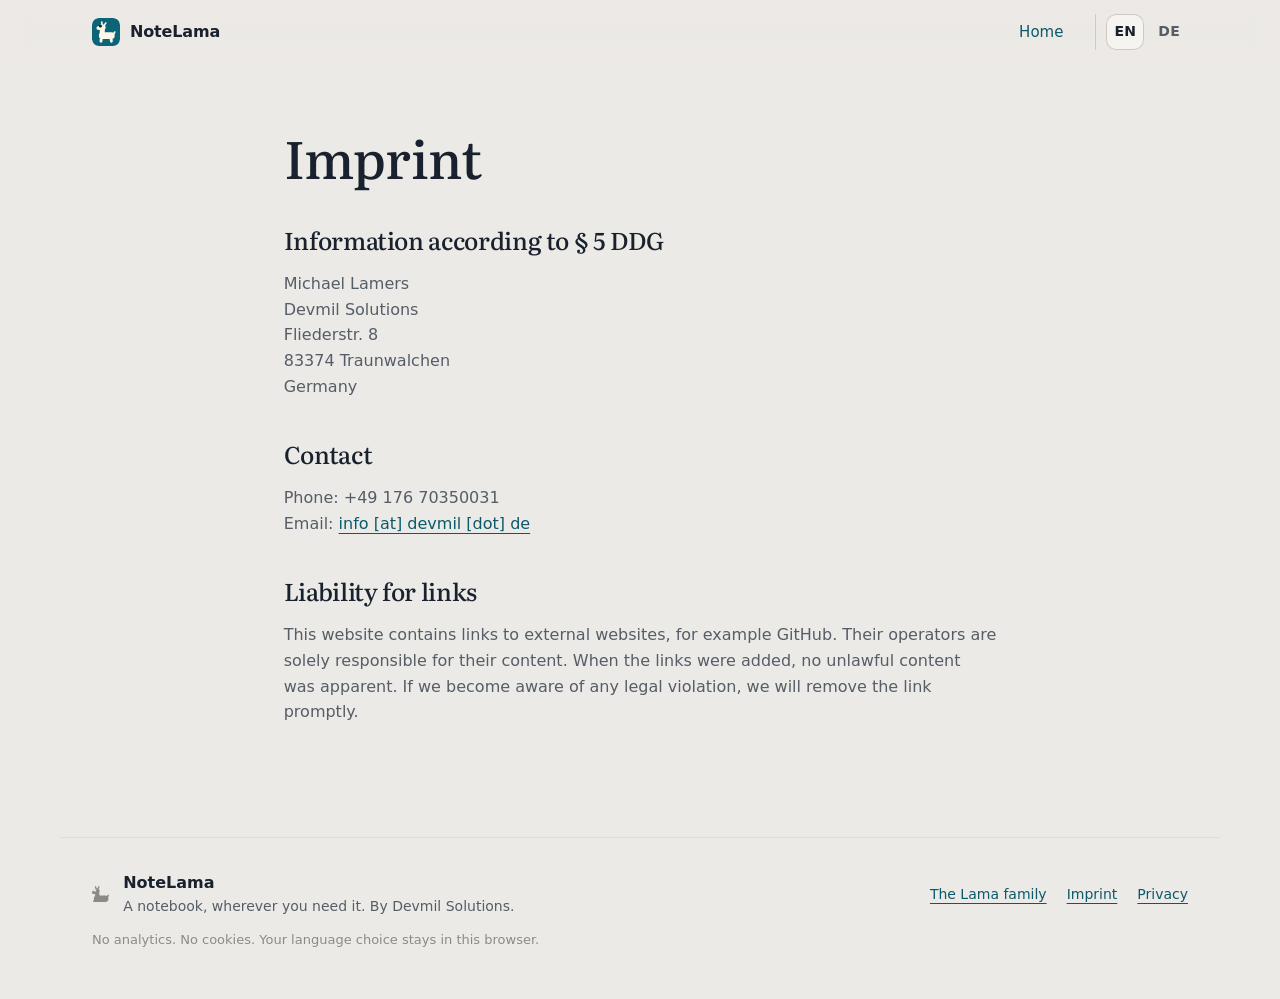
<file: webfront/imprint.html>
<!doctype html>
<html lang="en">
<head>
  <meta charset="utf-8">
  <meta name="viewport" content="width=device-width, initial-scale=1">
  <title>Imprint · NoteLama</title>
  <meta name="description" content="Imprint and contact details for NoteLama by Devmil Solutions.">
  <meta name="author" content="Devmil Solutions">
  <meta name="theme-color" content="#ECEAE6" media="(prefers-color-scheme: light)">
  <meta name="theme-color" content="#151412" media="(prefers-color-scheme: dark)">
  <meta name="color-scheme" content="light dark">
  <link rel="canonical" href="https://devmil.de/notelama/imprint.html">
  <link rel="alternate" hreflang="en" href="https://devmil.de/notelama/imprint.html">
  <link rel="alternate" hreflang="de" href="https://devmil.de/notelama/de/imprint.html">
  <link rel="icon" href="assets/notelama-mark.svg?v=741d6896531a" type="image/svg+xml">
  <link rel="apple-touch-icon" href="assets/apple-touch-icon.png?v=fbb6b276c877">
  <link rel="stylesheet" href="styles.css?v=b2a338c521ce">
  <script src="site.js?v=5030eaa7189e" defer></script>
</head>
<body data-page="legal">
  <a class="skip-link" href="#main">Skip to content</a>

  <header class="site-header">
    <nav class="site-nav" aria-label="Main">
      <a class="brand" href="./">
        <img class="brand-mark" src="assets/notelama-mark.svg?v=741d6896531a" alt="" width="28" height="28">
        <span class="brand-name">NoteLama</span>
      </a>
      <div class="nav-links">
        <a class="nav-cta" href="./">Home</a>
      </div>
      <div class="language language-switch" role="group" aria-label="Language">
        <a href="imprint.html" data-language="en" lang="en" hreflang="en" title="English" aria-current="page">EN</a>
        <a href="de/imprint.html" data-language="de" lang="de" hreflang="de" title="Deutsch">DE</a>
      </div>
    </nav>
  </header>

  <main id="main" class="legal">
    <h1>Imprint</h1>

    <h2>Information according to § 5 DDG</h2>
    <address>
      <p>
        Michael Lamers<br>
        Devmil Solutions<br>
        Fliederstr. 8<br>
        83374 Traunwalchen<br>
        Germany
      </p>
    </address>

    <h2>Contact</h2>
    <p>
      Phone: +49 176 70350031<br>
      Email: <span class="contact-email" data-user="info" data-domain="devmil" data-tld="de">info [at] devmil [dot] de</span>
    </p>

    <h2>Liability for links</h2>
    <p>This website contains links to external websites, for example GitHub. Their operators are solely responsible for their content. When the links were added, no unlawful content was apparent. If we become aware of any legal violation, we will remove the link promptly.</p>
  </main>

  <footer class="site-footer">
    <div class="footer-brand">
      <span class="signature" aria-hidden="true"></span>
      <div><strong>NoteLama</strong><p>A notebook, wherever you need it. By Devmil Solutions.</p></div>
    </div>
    <nav aria-label="Devmil" class="footer-links">
      <a href="https://devmil.de/projects/">The Lama family</a>
      <a href="imprint.html" aria-current="page">Imprint</a>
      <a href="privacy.html">Privacy</a>
    </nav>
    <p class="footer-note">No analytics. No cookies. Your language choice stays in this browser.</p>
  </footer>
</body>
</html>
</file>
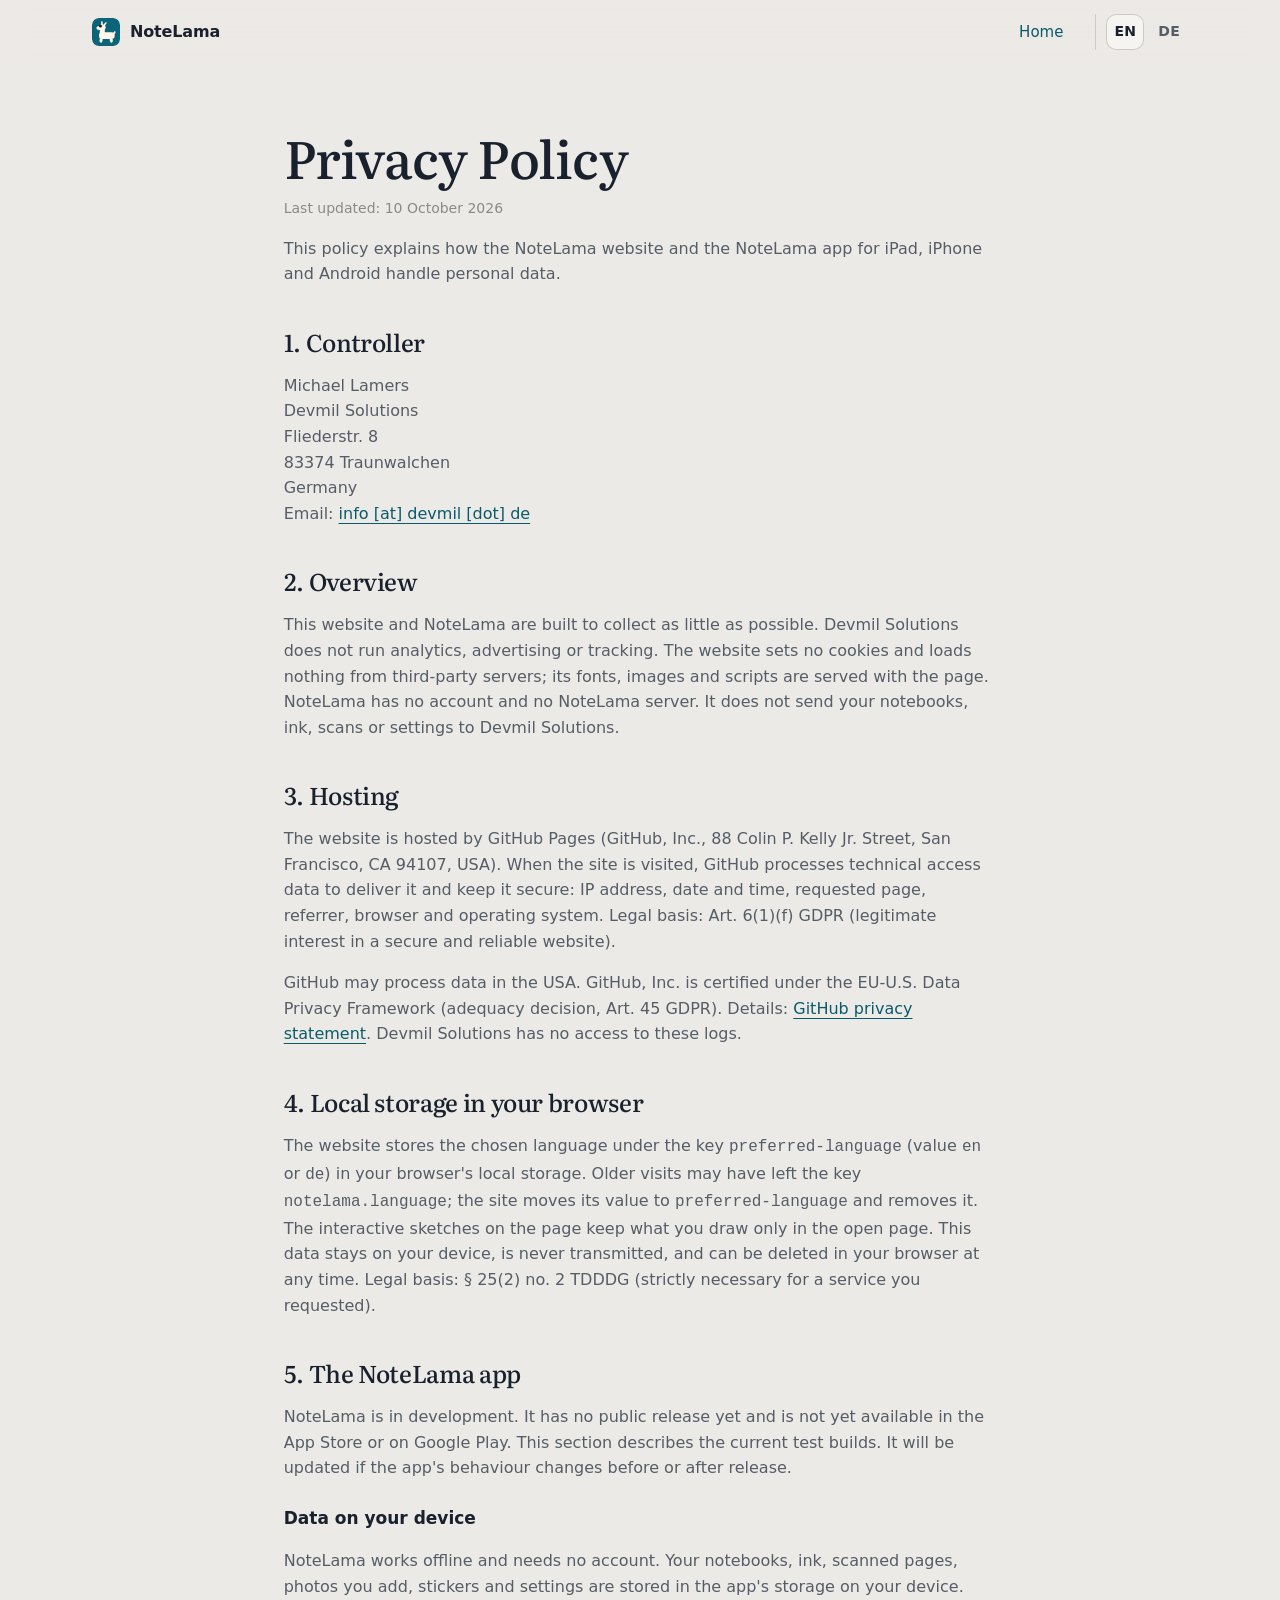
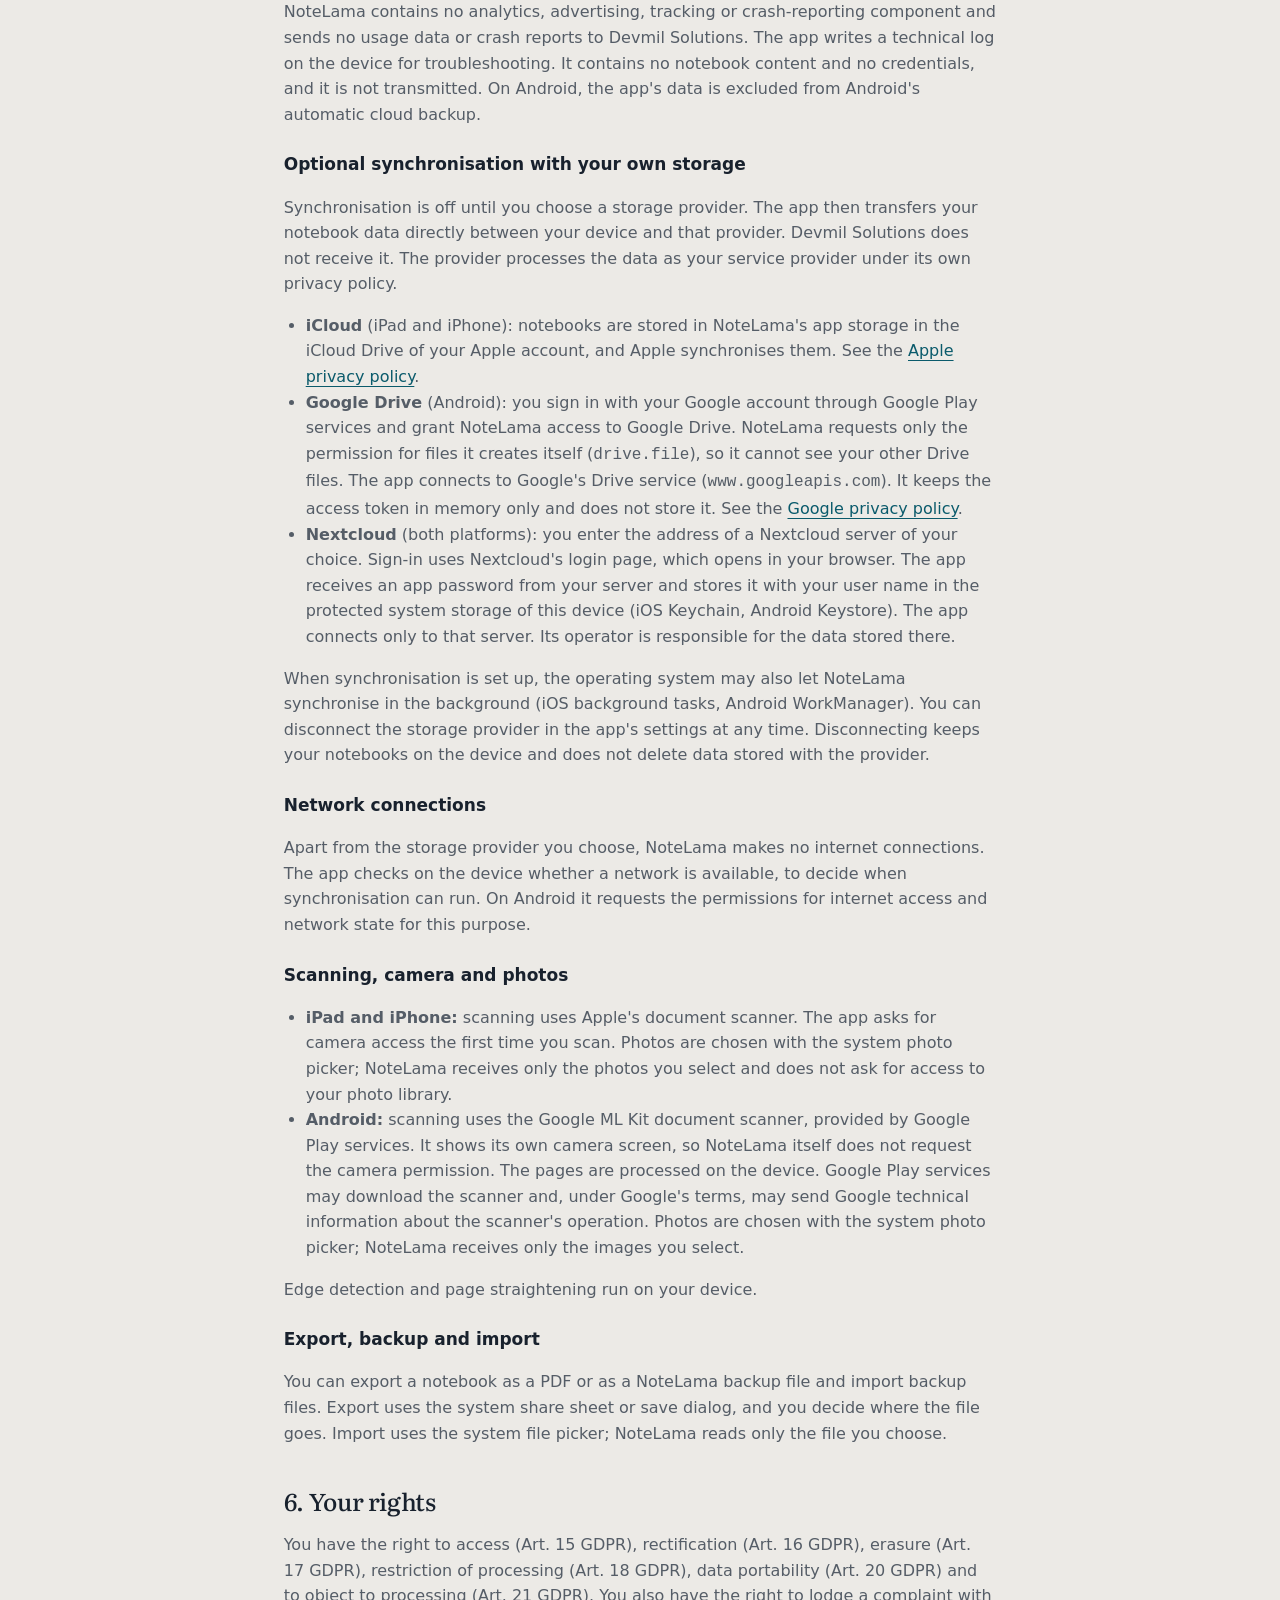
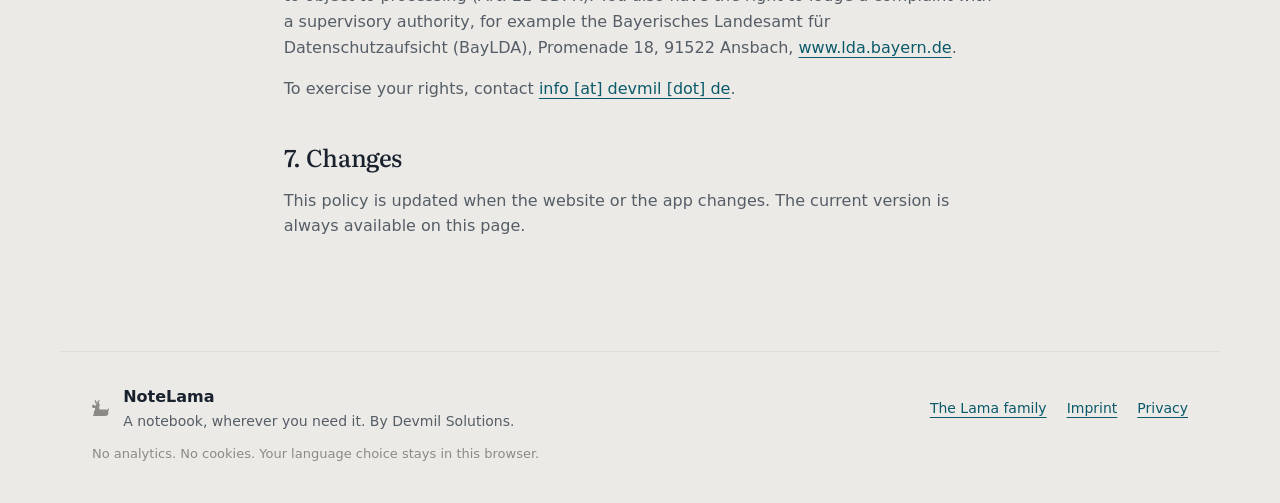
<file: webfront/privacy.html>
<!doctype html>
<html lang="en">
<head>
  <meta charset="utf-8">
  <meta name="viewport" content="width=device-width, initial-scale=1">
  <title>Privacy Policy · NoteLama</title>
  <meta name="description" content="How the NoteLama website and app handle personal data.">
  <meta name="author" content="Devmil Solutions">
  <meta name="theme-color" content="#ECEAE6" media="(prefers-color-scheme: light)">
  <meta name="theme-color" content="#151412" media="(prefers-color-scheme: dark)">
  <meta name="color-scheme" content="light dark">
  <link rel="canonical" href="https://devmil.de/notelama/privacy.html">
  <link rel="alternate" hreflang="en" href="https://devmil.de/notelama/privacy.html">
  <link rel="alternate" hreflang="de" href="https://devmil.de/notelama/de/privacy.html">
  <link rel="icon" href="assets/notelama-mark.svg?v=741d6896531a" type="image/svg+xml">
  <link rel="apple-touch-icon" href="assets/apple-touch-icon.png?v=fbb6b276c877">
  <link rel="stylesheet" href="styles.css?v=b2a338c521ce">
  <script src="site.js?v=5030eaa7189e" defer></script>
</head>
<body data-page="legal">
  <a class="skip-link" href="#main">Skip to content</a>

  <header class="site-header">
    <nav class="site-nav" aria-label="Main">
      <a class="brand" href="./">
        <img class="brand-mark" src="assets/notelama-mark.svg?v=741d6896531a" alt="" width="28" height="28">
        <span class="brand-name">NoteLama</span>
      </a>
      <div class="nav-links">
        <a class="nav-cta" href="./">Home</a>
      </div>
      <div class="language language-switch" role="group" aria-label="Language">
        <a href="privacy.html" data-language="en" lang="en" hreflang="en" title="English" aria-current="page">EN</a>
        <a href="de/privacy.html" data-language="de" lang="de" hreflang="de" title="Deutsch">DE</a>
      </div>
    </nav>
  </header>

  <main id="main" class="legal">
    <h1>Privacy Policy</h1>
    <p class="updated">Last updated: 10 October 2026</p>
    <p>This policy explains how the NoteLama website and the NoteLama app for iPad, iPhone and Android handle personal data.</p>

    <h2>1. Controller</h2>
    <address>
      <p>
        Michael Lamers<br>
        Devmil Solutions<br>
        Fliederstr. 8<br>
        83374 Traunwalchen<br>
        Germany<br>
        Email: <span class="contact-email" data-user="info" data-domain="devmil" data-tld="de">info [at] devmil [dot] de</span>
      </p>
    </address>

    <h2>2. Overview</h2>
    <p>This website and NoteLama are built to collect as little as possible. Devmil Solutions does not run analytics, advertising or tracking. The website sets no cookies and loads nothing from third-party servers; its fonts, images and scripts are served with the page. NoteLama has no account and no NoteLama server. It does not send your notebooks, ink, scans or settings to Devmil Solutions.</p>

    <h2>3. Hosting</h2>
    <p>The website is hosted by GitHub Pages (GitHub, Inc., 88 Colin P. Kelly Jr. Street, San Francisco, CA 94107, USA). When the site is visited, GitHub processes technical access data to deliver it and keep it secure: IP address, date and time, requested page, referrer, browser and operating system. Legal basis: Art. 6(1)(f) GDPR (legitimate interest in a secure and reliable website).</p>
    <p>GitHub may process data in the USA. GitHub, Inc. is certified under the EU-U.S. Data Privacy Framework (adequacy decision, Art. 45 GDPR). Details: <a href="https://docs.github.com/en/site-policy/privacy-policies/github-general-privacy-statement">GitHub privacy statement</a>. Devmil Solutions has no access to these logs.</p>

    <h2>4. Local storage in your browser</h2>
    <p>The website stores the chosen language under the key <code>preferred-language</code> (value <code>en</code> or <code>de</code>) in your browser's local storage. Older visits may have left the key <code>notelama.language</code>; the site moves its value to <code>preferred-language</code> and removes it. The interactive sketches on the page keep what you draw only in the open page. This data stays on your device, is never transmitted, and can be deleted in your browser at any time. Legal basis: § 25(2) no. 2 TDDDG (strictly necessary for a service you requested).</p>

    <h2>5. The NoteLama app</h2>
    <p>NoteLama is in development. It has no public release yet and is not yet available in the App Store or on Google Play. This section describes the current test builds. It will be updated if the app's behaviour changes before or after release.</p>

    <h3>Data on your device</h3>
    <p>NoteLama works offline and needs no account. Your notebooks, ink, scanned pages, photos you add, stickers and settings are stored in the app's storage on your device. NoteLama contains no analytics, advertising, tracking or crash-reporting component and sends no usage data or crash reports to Devmil Solutions. The app writes a technical log on the device for troubleshooting. It contains no notebook content and no credentials, and it is not transmitted. On Android, the app's data is excluded from Android's automatic cloud backup.</p>

    <h3>Optional synchronisation with your own storage</h3>
    <p>Synchronisation is off until you choose a storage provider. The app then transfers your notebook data directly between your device and that provider. Devmil Solutions does not receive it. The provider processes the data as your service provider under its own privacy policy.</p>
    <ul>
      <li><strong>iCloud</strong> (iPad and iPhone): notebooks are stored in NoteLama's app storage in the iCloud Drive of your Apple account, and Apple synchronises them. See the <a href="https://www.apple.com/legal/privacy/">Apple privacy policy</a>.</li>
      <li><strong>Google Drive</strong> (Android): you sign in with your Google account through Google Play services and grant NoteLama access to Google Drive. NoteLama requests only the permission for files it creates itself (<code>drive.file</code>), so it cannot see your other Drive files. The app connects to Google's Drive service (<code>www.googleapis.com</code>). It keeps the access token in memory only and does not store it. See the <a href="https://policies.google.com/privacy">Google privacy policy</a>.</li>
      <li><strong>Nextcloud</strong> (both platforms): you enter the address of a Nextcloud server of your choice. Sign-in uses Nextcloud's login page, which opens in your browser. The app receives an app password from your server and stores it with your user name in the protected system storage of this device (iOS Keychain, Android Keystore). The app connects only to that server. Its operator is responsible for the data stored there.</li>
    </ul>
    <p>When synchronisation is set up, the operating system may also let NoteLama synchronise in the background (iOS background tasks, Android WorkManager). You can disconnect the storage provider in the app's settings at any time. Disconnecting keeps your notebooks on the device and does not delete data stored with the provider.</p>

    <h3>Network connections</h3>
    <p>Apart from the storage provider you choose, NoteLama makes no internet connections. The app checks on the device whether a network is available, to decide when synchronisation can run. On Android it requests the permissions for internet access and network state for this purpose.</p>

    <h3>Scanning, camera and photos</h3>
    <ul>
      <li><strong>iPad and iPhone:</strong> scanning uses Apple's document scanner. The app asks for camera access the first time you scan. Photos are chosen with the system photo picker; NoteLama receives only the photos you select and does not ask for access to your photo library.</li>
      <li><strong>Android:</strong> scanning uses the Google ML Kit document scanner, provided by Google Play services. It shows its own camera screen, so NoteLama itself does not request the camera permission. The pages are processed on the device. Google Play services may download the scanner and, under Google's terms, may send Google technical information about the scanner's operation. Photos are chosen with the system photo picker; NoteLama receives only the images you select.</li>
    </ul>
    <p>Edge detection and page straightening run on your device.</p>

    <h3>Export, backup and import</h3>
    <p>You can export a notebook as a PDF or as a NoteLama backup file and import backup files. Export uses the system share sheet or save dialog, and you decide where the file goes. Import uses the system file picker; NoteLama reads only the file you choose.</p>

    <h2>6. Your rights</h2>
    <p>You have the right to access (Art. 15 GDPR), rectification (Art. 16 GDPR), erasure (Art. 17 GDPR), restriction of processing (Art. 18 GDPR), data portability (Art. 20 GDPR) and to object to processing (Art. 21 GDPR). You also have the right to lodge a complaint with a supervisory authority, for example the Bayerisches Landesamt für Datenschutzaufsicht (BayLDA), Promenade 18, 91522 Ansbach, <a href="https://www.lda.bayern.de">www.lda.bayern.de</a>.</p>
    <p>To exercise your rights, contact <span class="contact-email" data-user="info" data-domain="devmil" data-tld="de">info [at] devmil [dot] de</span>.</p>

    <h2>7. Changes</h2>
    <p>This policy is updated when the website or the app changes. The current version is always available on this page.</p>
  </main>

  <footer class="site-footer">
    <div class="footer-brand">
      <span class="signature" aria-hidden="true"></span>
      <div><strong>NoteLama</strong><p>A notebook, wherever you need it. By Devmil Solutions.</p></div>
    </div>
    <nav aria-label="Devmil" class="footer-links">
      <a href="https://devmil.de/projects/">The Lama family</a>
      <a href="imprint.html">Imprint</a>
      <a href="privacy.html" aria-current="page">Privacy</a>
    </nav>
    <p class="footer-note">No analytics. No cookies. Your language choice stays in this browser.</p>
  </footer>
</body>
</html>
</file>
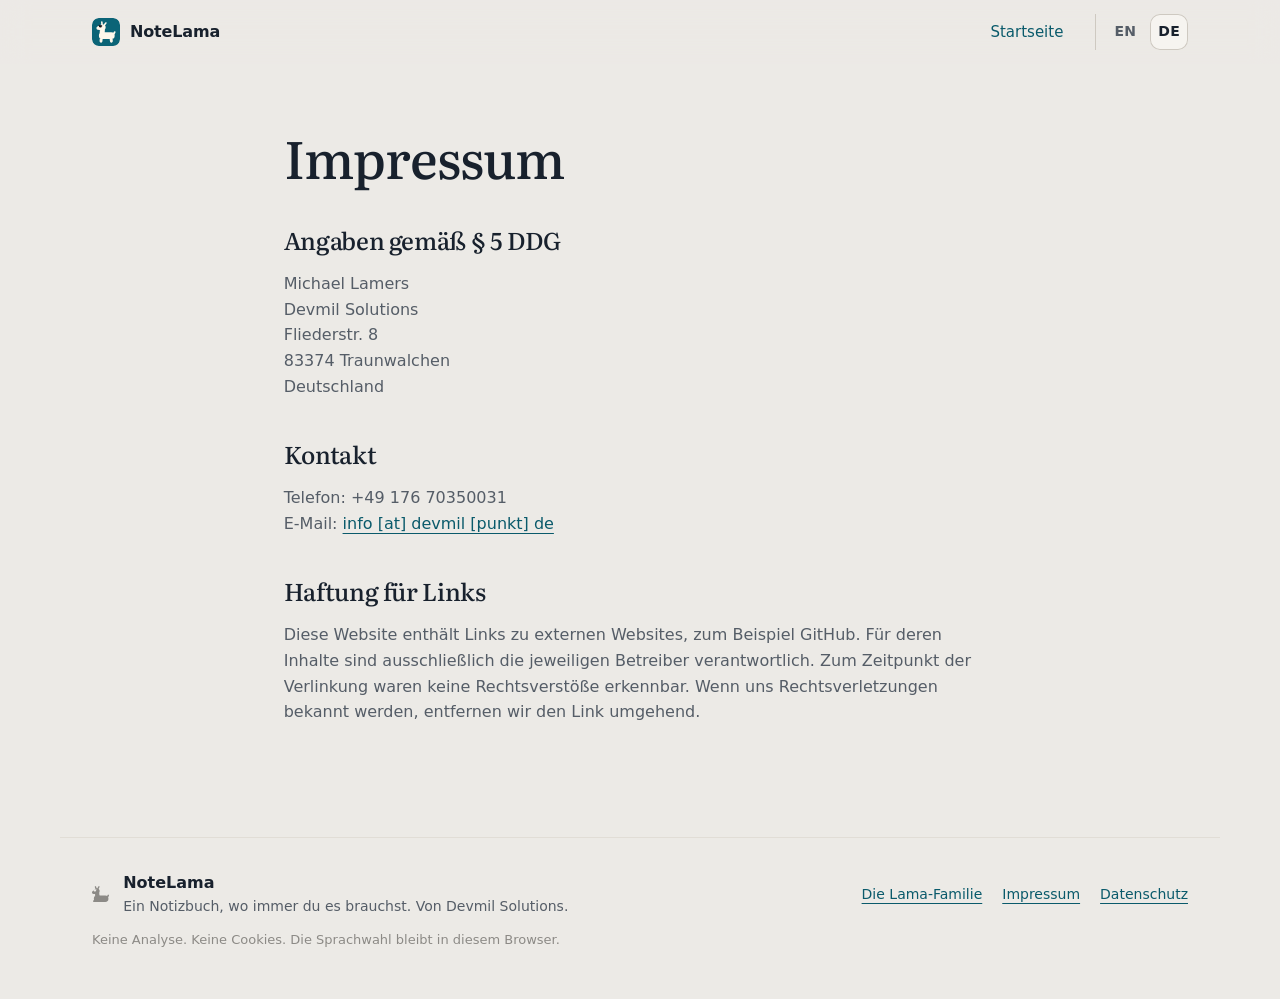
<file: webfront/de/imprint.html>
<!doctype html>
<html lang="de">
<head>
  <meta charset="utf-8">
  <meta name="viewport" content="width=device-width, initial-scale=1">
  <title>Impressum · NoteLama</title>
  <meta name="description" content="Impressum und Kontaktdaten für NoteLama by Devmil Solutions.">
  <meta name="author" content="Devmil Solutions">
  <meta name="theme-color" content="#ECEAE6" media="(prefers-color-scheme: light)">
  <meta name="theme-color" content="#151412" media="(prefers-color-scheme: dark)">
  <meta name="color-scheme" content="light dark">
  <link rel="canonical" href="https://devmil.de/notelama/de/imprint.html">
  <link rel="alternate" hreflang="en" href="https://devmil.de/notelama/imprint.html">
  <link rel="alternate" hreflang="de" href="https://devmil.de/notelama/de/imprint.html">
  <link rel="icon" href="../assets/notelama-mark.svg?v=741d6896531a" type="image/svg+xml">
  <link rel="apple-touch-icon" href="../assets/apple-touch-icon.png?v=fbb6b276c877">
  <link rel="stylesheet" href="../styles.css?v=b2a338c521ce">
  <script src="../site.js?v=5030eaa7189e" defer></script>
</head>
<body data-page="legal">
  <a class="skip-link" href="#main">Zum Inhalt springen</a>

  <header class="site-header">
    <nav class="site-nav" aria-label="Hauptnavigation">
      <a class="brand" href="../">
        <img class="brand-mark" src="../assets/notelama-mark.svg?v=741d6896531a" alt="" width="28" height="28">
        <span class="brand-name">NoteLama</span>
      </a>
      <div class="nav-links">
        <a class="nav-cta" href="../">Startseite</a>
      </div>
      <div class="language language-switch" role="group" aria-label="Sprache">
        <a href="../imprint.html" data-language="en" lang="en" hreflang="en" title="English">EN</a>
        <a href="imprint.html" data-language="de" lang="de" hreflang="de" title="Deutsch" aria-current="page">DE</a>
      </div>
    </nav>
  </header>

  <main id="main" class="legal">
    <h1>Impressum</h1>

    <h2>Angaben gemäß §&nbsp;5 DDG</h2>
    <address>
      <p>
        Michael Lamers<br>
        Devmil Solutions<br>
        Fliederstr. 8<br>
        83374 Traunwalchen<br>
        Deutschland
      </p>
    </address>

    <h2>Kontakt</h2>
    <p>
      Telefon: +49 176 70350031<br>
      E-Mail: <span class="contact-email" data-user="info" data-domain="devmil" data-tld="de">info [at] devmil [punkt] de</span>
    </p>

    <h2>Haftung für Links</h2>
    <p>Diese Website enthält Links zu externen Websites, zum Beispiel GitHub. Für deren Inhalte sind ausschließlich die jeweiligen Betreiber verantwortlich. Zum Zeitpunkt der Verlinkung waren keine Rechtsverstöße erkennbar. Wenn uns Rechtsverletzungen bekannt werden, entfernen wir den Link umgehend.</p>
  </main>

  <footer class="site-footer">
    <div class="footer-brand">
      <span class="signature" aria-hidden="true"></span>
      <div><strong>NoteLama</strong><p>Ein Notizbuch, wo immer du es brauchst. Von Devmil Solutions.</p></div>
    </div>
    <nav aria-label="Devmil" class="footer-links">
      <a href="https://devmil.de/projects/">Die Lama-Familie</a>
      <a href="imprint.html" aria-current="page">Impressum</a>
      <a href="privacy.html">Datenschutz</a>
    </nav>
    <p class="footer-note">Keine Analyse. Keine Cookies. Die Sprachwahl bleibt in diesem Browser.</p>
  </footer>
</body>
</html>
</file>
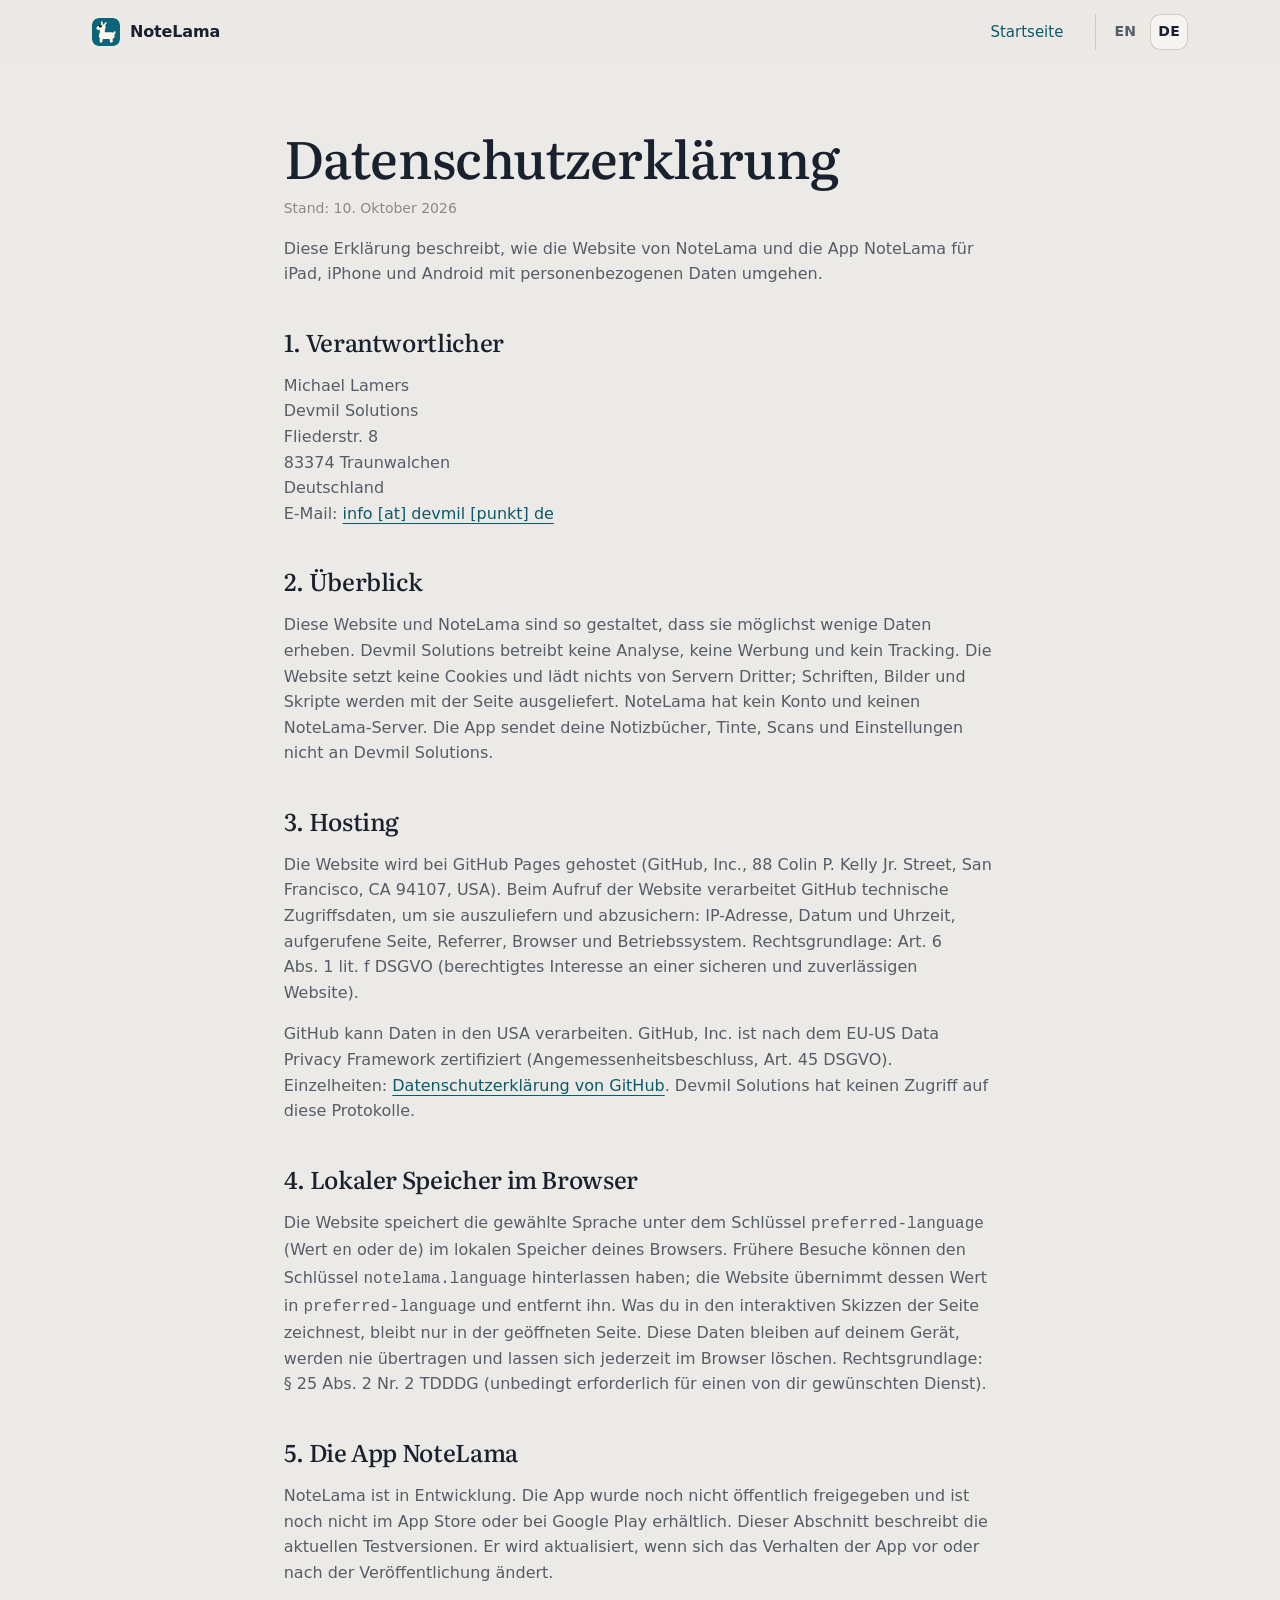
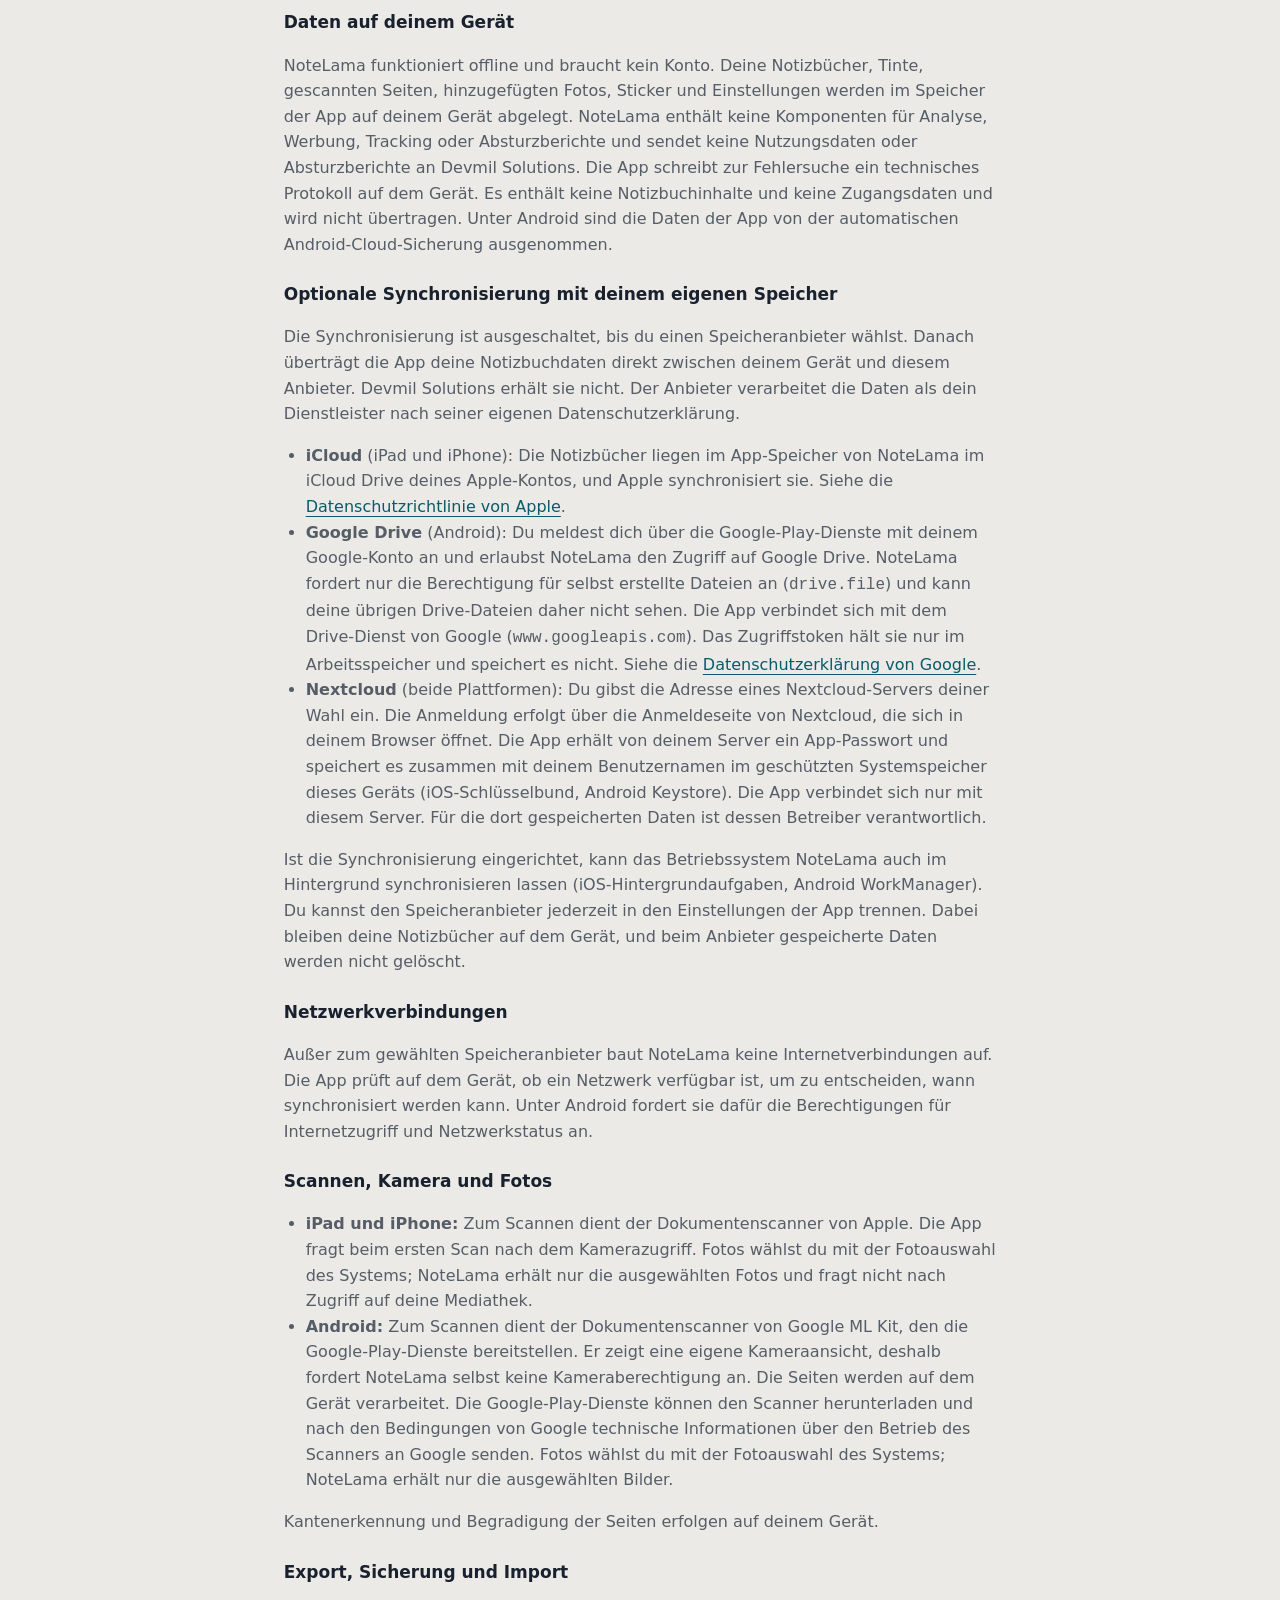
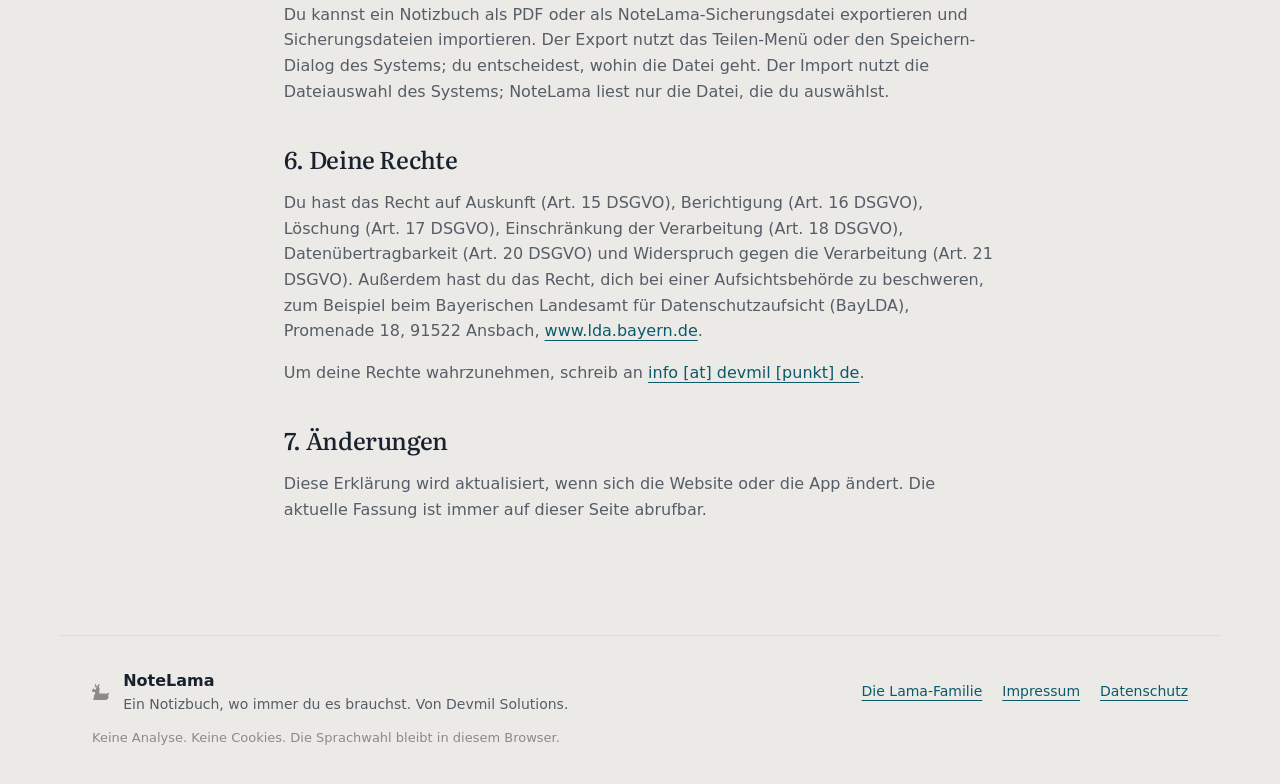
<file: webfront/de/privacy.html>
<!doctype html>
<html lang="de">
<head>
  <meta charset="utf-8">
  <meta name="viewport" content="width=device-width, initial-scale=1">
  <title>Datenschutzerklärung · NoteLama</title>
  <meta name="description" content="Wie die Website und die App NoteLama mit personenbezogenen Daten umgehen.">
  <meta name="author" content="Devmil Solutions">
  <meta name="theme-color" content="#ECEAE6" media="(prefers-color-scheme: light)">
  <meta name="theme-color" content="#151412" media="(prefers-color-scheme: dark)">
  <meta name="color-scheme" content="light dark">
  <link rel="canonical" href="https://devmil.de/notelama/de/privacy.html">
  <link rel="alternate" hreflang="en" href="https://devmil.de/notelama/privacy.html">
  <link rel="alternate" hreflang="de" href="https://devmil.de/notelama/de/privacy.html">
  <link rel="icon" href="../assets/notelama-mark.svg?v=741d6896531a" type="image/svg+xml">
  <link rel="apple-touch-icon" href="../assets/apple-touch-icon.png?v=fbb6b276c877">
  <link rel="stylesheet" href="../styles.css?v=b2a338c521ce">
  <script src="../site.js?v=5030eaa7189e" defer></script>
</head>
<body data-page="legal">
  <a class="skip-link" href="#main">Zum Inhalt springen</a>

  <header class="site-header">
    <nav class="site-nav" aria-label="Hauptnavigation">
      <a class="brand" href="../">
        <img class="brand-mark" src="../assets/notelama-mark.svg?v=741d6896531a" alt="" width="28" height="28">
        <span class="brand-name">NoteLama</span>
      </a>
      <div class="nav-links">
        <a class="nav-cta" href="../">Startseite</a>
      </div>
      <div class="language language-switch" role="group" aria-label="Sprache">
        <a href="../privacy.html" data-language="en" lang="en" hreflang="en" title="English">EN</a>
        <a href="privacy.html" data-language="de" lang="de" hreflang="de" title="Deutsch" aria-current="page">DE</a>
      </div>
    </nav>
  </header>

  <main id="main" class="legal">
    <h1>Datenschutz&shy;erklärung</h1>
    <p class="updated">Stand: 10.&nbsp;Oktober 2026</p>
    <p>Diese Erklärung beschreibt, wie die Website von NoteLama und die App NoteLama für iPad, iPhone und Android mit personenbezogenen Daten umgehen.</p>

    <h2>1. Verantwortlicher</h2>
    <address>
      <p>
        Michael Lamers<br>
        Devmil Solutions<br>
        Fliederstr. 8<br>
        83374 Traunwalchen<br>
        Deutschland<br>
        E-Mail: <span class="contact-email" data-user="info" data-domain="devmil" data-tld="de">info [at] devmil [punkt] de</span>
      </p>
    </address>

    <h2>2. Überblick</h2>
    <p>Diese Website und NoteLama sind so gestaltet, dass sie möglichst wenige Daten erheben. Devmil Solutions betreibt keine Analyse, keine Werbung und kein Tracking. Die Website setzt keine Cookies und lädt nichts von Servern Dritter; Schriften, Bilder und Skripte werden mit der Seite ausgeliefert. NoteLama hat kein Konto und keinen NoteLama-Server. Die App sendet deine Notizbücher, Tinte, Scans und Einstellungen nicht an Devmil Solutions.</p>

    <h2>3. Hosting</h2>
    <p>Die Website wird bei GitHub Pages gehostet (GitHub, Inc., 88 Colin P. Kelly Jr. Street, San Francisco, CA 94107, USA). Beim Aufruf der Website verarbeitet GitHub technische Zugriffsdaten, um sie auszuliefern und abzusichern: IP-Adresse, Datum und Uhrzeit, aufgerufene Seite, Referrer, Browser und Betriebssystem. Rechtsgrundlage: Art.&nbsp;6 Abs.&nbsp;1 lit.&nbsp;f DSGVO (berechtigtes Interesse an einer sicheren und zuverlässigen Website).</p>
    <p>GitHub kann Daten in den USA verarbeiten. GitHub, Inc. ist nach dem EU-US Data Privacy Framework zertifiziert (Angemessenheitsbeschluss, Art.&nbsp;45 DSGVO). Einzelheiten: <a href="https://docs.github.com/en/site-policy/privacy-policies/github-general-privacy-statement">Datenschutzerklärung von GitHub</a>. Devmil Solutions hat keinen Zugriff auf diese Protokolle.</p>

    <h2>4. Lokaler Speicher im Browser</h2>
    <p>Die Website speichert die gewählte Sprache unter dem Schlüssel <code>preferred-language</code> (Wert <code>en</code> oder <code>de</code>) im lokalen Speicher deines Browsers. Frühere Besuche können den Schlüssel <code>notelama.language</code> hinterlassen haben; die Website übernimmt dessen Wert in <code>preferred-language</code> und entfernt ihn. Was du in den interaktiven Skizzen der Seite zeichnest, bleibt nur in der geöffneten Seite. Diese Daten bleiben auf deinem Gerät, werden nie übertragen und lassen sich jederzeit im Browser löschen. Rechtsgrundlage: §&nbsp;25 Abs.&nbsp;2 Nr.&nbsp;2 TDDDG (unbedingt erforderlich für einen von dir gewünschten Dienst).</p>

    <h2>5. Die App NoteLama</h2>
    <p>NoteLama ist in Entwicklung. Die App wurde noch nicht öffentlich freigegeben und ist noch nicht im App Store oder bei Google Play erhältlich. Dieser Abschnitt beschreibt die aktuellen Testversionen. Er wird aktualisiert, wenn sich das Verhalten der App vor oder nach der Veröffentlichung ändert.</p>

    <h3>Daten auf deinem Gerät</h3>
    <p>NoteLama funktioniert offline und braucht kein Konto. Deine Notizbücher, Tinte, gescannten Seiten, hinzugefügten Fotos, Sticker und Einstellungen werden im Speicher der App auf deinem Gerät abgelegt. NoteLama enthält keine Komponenten für Analyse, Werbung, Tracking oder Absturzberichte und sendet keine Nutzungsdaten oder Absturzberichte an Devmil Solutions. Die App schreibt zur Fehlersuche ein technisches Protokoll auf dem Gerät. Es enthält keine Notizbuchinhalte und keine Zugangsdaten und wird nicht übertragen. Unter Android sind die Daten der App von der automatischen Android-Cloud-Sicherung ausgenommen.</p>

    <h3>Optionale Synchronisierung mit deinem eigenen Speicher</h3>
    <p>Die Synchronisierung ist ausgeschaltet, bis du einen Speicheranbieter wählst. Danach überträgt die App deine Notizbuchdaten direkt zwischen deinem Gerät und diesem Anbieter. Devmil Solutions erhält sie nicht. Der Anbieter verarbeitet die Daten als dein Dienstleister nach seiner eigenen Datenschutzerklärung.</p>
    <ul>
      <li><strong>iCloud</strong> (iPad und iPhone): Die Notizbücher liegen im App-Speicher von NoteLama im iCloud Drive deines Apple-Kontos, und Apple synchronisiert sie. Siehe die <a href="https://www.apple.com/legal/privacy/">Datenschutzrichtlinie von Apple</a>.</li>
      <li><strong>Google Drive</strong> (Android): Du meldest dich über die Google-Play-Dienste mit deinem Google-Konto an und erlaubst NoteLama den Zugriff auf Google Drive. NoteLama fordert nur die Berechtigung für selbst erstellte Dateien an (<code>drive.file</code>) und kann deine übrigen Drive-Dateien daher nicht sehen. Die App verbindet sich mit dem Drive-Dienst von Google (<code>www.googleapis.com</code>). Das Zugriffstoken hält sie nur im Arbeitsspeicher und speichert es nicht. Siehe die <a href="https://policies.google.com/privacy">Datenschutzerklärung von Google</a>.</li>
      <li><strong>Nextcloud</strong> (beide Plattformen): Du gibst die Adresse eines Nextcloud-Servers deiner Wahl ein. Die Anmeldung erfolgt über die Anmeldeseite von Nextcloud, die sich in deinem Browser öffnet. Die App erhält von deinem Server ein App-Passwort und speichert es zusammen mit deinem Benutzernamen im geschützten Systemspeicher dieses Geräts (iOS-Schlüsselbund, Android Keystore). Die App verbindet sich nur mit diesem Server. Für die dort gespeicherten Daten ist dessen Betreiber verantwortlich.</li>
    </ul>
    <p>Ist die Synchronisierung eingerichtet, kann das Betriebssystem NoteLama auch im Hintergrund synchronisieren lassen (iOS-Hintergrundaufgaben, Android WorkManager). Du kannst den Speicheranbieter jederzeit in den Einstellungen der App trennen. Dabei bleiben deine Notizbücher auf dem Gerät, und beim Anbieter gespeicherte Daten werden nicht gelöscht.</p>

    <h3>Netzwerkverbindungen</h3>
    <p>Außer zum gewählten Speicheranbieter baut NoteLama keine Internetverbindungen auf. Die App prüft auf dem Gerät, ob ein Netzwerk verfügbar ist, um zu entscheiden, wann synchronisiert werden kann. Unter Android fordert sie dafür die Berechtigungen für Internetzugriff und Netzwerkstatus an.</p>

    <h3>Scannen, Kamera und Fotos</h3>
    <ul>
      <li><strong>iPad und iPhone:</strong> Zum Scannen dient der Dokumentenscanner von Apple. Die App fragt beim ersten Scan nach dem Kamerazugriff. Fotos wählst du mit der Fotoauswahl des Systems; NoteLama erhält nur die ausgewählten Fotos und fragt nicht nach Zugriff auf deine Mediathek.</li>
      <li><strong>Android:</strong> Zum Scannen dient der Dokumentenscanner von Google ML Kit, den die Google-Play-Dienste bereitstellen. Er zeigt eine eigene Kameraansicht, deshalb fordert NoteLama selbst keine Kameraberechtigung an. Die Seiten werden auf dem Gerät verarbeitet. Die Google-Play-Dienste können den Scanner herunterladen und nach den Bedingungen von Google technische Informationen über den Betrieb des Scanners an Google senden. Fotos wählst du mit der Fotoauswahl des Systems; NoteLama erhält nur die ausgewählten Bilder.</li>
    </ul>
    <p>Kantenerkennung und Begradigung der Seiten erfolgen auf deinem Gerät.</p>

    <h3>Export, Sicherung und Import</h3>
    <p>Du kannst ein Notizbuch als PDF oder als NoteLama-Sicherungsdatei exportieren und Sicherungsdateien importieren. Der Export nutzt das Teilen-Menü oder den Speichern-Dialog des Systems; du entscheidest, wohin die Datei geht. Der Import nutzt die Dateiauswahl des Systems; NoteLama liest nur die Datei, die du auswählst.</p>

    <h2>6. Deine Rechte</h2>
    <p>Du hast das Recht auf Auskunft (Art.&nbsp;15 DSGVO), Berichtigung (Art.&nbsp;16 DSGVO), Löschung (Art.&nbsp;17 DSGVO), Einschränkung der Verarbeitung (Art.&nbsp;18 DSGVO), Datenübertragbarkeit (Art.&nbsp;20 DSGVO) und Widerspruch gegen die Verarbeitung (Art.&nbsp;21 DSGVO). Außerdem hast du das Recht, dich bei einer Aufsichtsbehörde zu beschweren, zum Beispiel beim Bayerischen Landesamt für Datenschutzaufsicht (BayLDA), Promenade 18, 91522 Ansbach, <a href="https://www.lda.bayern.de">www.lda.bayern.de</a>.</p>
    <p>Um deine Rechte wahrzunehmen, schreib an <span class="contact-email" data-user="info" data-domain="devmil" data-tld="de">info [at] devmil [punkt] de</span>.</p>

    <h2>7. Änderungen</h2>
    <p>Diese Erklärung wird aktualisiert, wenn sich die Website oder die App ändert. Die aktuelle Fassung ist immer auf dieser Seite abrufbar.</p>
  </main>

  <footer class="site-footer">
    <div class="footer-brand">
      <span class="signature" aria-hidden="true"></span>
      <div><strong>NoteLama</strong><p>Ein Notizbuch, wo immer du es brauchst. Von Devmil Solutions.</p></div>
    </div>
    <nav aria-label="Devmil" class="footer-links">
      <a href="https://devmil.de/projects/">Die Lama-Familie</a>
      <a href="imprint.html">Impressum</a>
      <a href="privacy.html" aria-current="page">Datenschutz</a>
    </nav>
    <p class="footer-note">Keine Analyse. Keine Cookies. Die Sprachwahl bleibt in diesem Browser.</p>
  </footer>
</body>
</html>
</file>
<file: webfront/styles.css>
/* NoteLama website on Meridian's NoteLama brand (technical ID nibluma):
   warm paper-grey chrome, blue-black ink, petrol as the one accent, and
   Literata only where a book speaks. The ivory Lama only ever sits on the
   brand ground (--brand); everywhere else the Lama is the single-ink
   signature. Paper and pen colours are content and never invert. */

@font-face {
  font-family: "Literata";
  src: url("assets/fonts/Literata-Display.woff2") format("woff2");
  font-weight: 400 600;
  font-style: normal;
  font-display: swap;
}

:root {
  color-scheme: light dark;
  --ground: #ECEAE6;
  --ground-hover: #E2DFD9;
  --pane: #FDFCFA;
  --pane-alt: #F6F4F0;
  --pane-hover: #EFECE7;
  --raised: #FFFFFF;
  --canvas: #E2DFD9;
  --scrim: rgba(24, 22, 19, 0.32);
  --ink: #18212D;
  --ink-muted: #555D67;
  --ink-faint: #8C8A86;
  --line: #E1DDD6;
  --line-strong: #CEC9C1;
  --control-edge: #86827B;
  --accent: #0B6477;
  --on-accent: #FFFFFF;
  --accent-soft: #DDEEF0;
  --accent-ink: #0A5A6B;
  --focus: #0B6477;
  --success: #1E7A46;
  --success-soft: #DDF1E4;
  --warning: #8A5A00;
  --warning-soft: #F8ECCF;
  /* The brand ground keeps its light value in both appearances, as the
     app icon does. */
  --brand: #18304F;
  --brand-deep: #10223A;
  --brand-ink: #F5F2EC;
  --brand-muted: #B4C2D2;
  --brand-accent: #5CC0CF;
  --brand-on-accent: #03191E;
  --brand-line: rgba(255, 248, 235, 0.14);
  --ivory: #FFF8EB;
  /* Content colours. */
  --paper: #FFFFFF;
  --paper-cream: #FBF6EA;
  --rule: #C9D6E3;
  --cover-ink: #18304F;
  --shadow-pane: 0 0 0 1px rgba(24, 33, 45, 0.06), 0 1px 2px rgba(24, 33, 45, 0.05);
  --shadow-float: 0 0 0 1px rgba(24, 33, 45, 0.08), 0 18px 44px -14px rgba(24, 33, 45, 0.3);
  --shadow-book: 0 6px 24px -8px rgba(24, 33, 45, 0.28), 0 1px 2px rgba(24, 33, 45, 0.12);
  --radius-xs: 6px;
  --radius-sm: 10px;
  --radius-md: 12px;
  --radius-lg: 18px;
  --radius-xl: 24px;
  --font-sans: -apple-system, BlinkMacSystemFont, "SF Pro Text", Roboto, "Segoe UI Variable", "Segoe UI", system-ui, sans-serif;
  --font-display: Literata, "Iowan Old Style", Charter, Georgia, serif;
  --max: 1160px;
  --gutter: clamp(18px, 4vw, 32px);
  --header: 64px;
  --ease: cubic-bezier(0.2, 0, 0, 1);
}

@media (prefers-color-scheme: dark) {
  :root {
    --ground: #151412;
    --ground-hover: #211F1C;
    --pane: #1D1C1A;
    --pane-alt: #191816;
    --pane-hover: #282623;
    --raised: #262421;
    --canvas: #24221F;
    --scrim: rgba(0, 0, 0, 0.55);
    --ink: #ECE8E1;
    --ink-muted: #A9A398;
    --ink-faint: #6F6A63;
    --line: #2D2A27;
    --line-strong: #3A3632;
    --control-edge: #7E786F;
    --accent: #5CC0CF;
    --on-accent: #03191E;
    --accent-soft: #17363B;
    --accent-ink: #80D2DE;
    --focus: #80D2DE;
    --success: #6FD39A;
    --success-soft: #16301F;
    --warning: #F0C46A;
    --warning-soft: #352A12;
    --shadow-pane: 0 0 0 1px rgba(255, 255, 255, 0.05), 0 1px 2px rgba(0, 0, 0, 0.35);
    --shadow-float: 0 0 0 1px rgba(255, 255, 255, 0.07), 0 18px 44px -14px rgba(0, 0, 0, 0.75);
    --shadow-book: 0 6px 24px -8px rgba(0, 0, 0, 0.6), 0 1px 2px rgba(0, 0, 0, 0.4);
  }
}

* { box-sizing: border-box; }
[hidden] { display: none !important; }
html { scroll-behavior: smooth; scroll-padding-top: calc(var(--header) + 16px); }
body {
  margin: 0;
  background: var(--ground);
  color: var(--ink);
  font: 16px/1.6 var(--font-sans);
  -webkit-font-smoothing: antialiased;
  overflow-x: clip;
}
img { max-width: 100%; }
p { color: var(--ink-muted); }
a { color: var(--accent-ink); text-underline-offset: 4px; }
a:hover { text-decoration-thickness: 2px; }
button, select, input { font: inherit; color: inherit; }
:focus-visible { outline: 2px solid var(--focus); outline-offset: 2px; }
.icon-sprite { position: absolute; width: 0; height: 0; overflow: hidden; }
.icon {
  width: 18px; height: 18px; flex: none;
  fill: none; stroke: currentColor; stroke-width: 2; stroke-linecap: round; stroke-linejoin: round;
}
.sr-only {
  position: absolute; width: 1px; height: 1px; padding: 0; margin: -1px;
  overflow: hidden; clip: rect(0 0 0 0); white-space: nowrap; border: 0;
}
.skip-link {
  position: absolute; left: 16px; top: -48px; z-index: 30;
  padding: 8px 14px; border-radius: var(--radius-sm);
  background: var(--accent); color: var(--on-accent); text-decoration: none;
}
.skip-link:focus { top: 12px; }
.tabular { font-variant-numeric: tabular-nums; }

/* Header */
.site-header {
  position: sticky; top: 0; z-index: 20;
  height: var(--header);
  background: color-mix(in srgb, var(--ground) 82%, transparent);
  backdrop-filter: saturate(1.4) blur(14px);
  -webkit-backdrop-filter: saturate(1.4) blur(14px);
  border-bottom: 1px solid transparent;
  transition: border-color 0.2s;
}
.site-header.scrolled { border-bottom-color: var(--line); }
.site-nav {
  max-width: var(--max); height: 100%; margin: 0 auto; padding: 0 var(--gutter);
  display: flex; align-items: center; gap: 20px;
}
.brand { display: inline-flex; align-items: center; gap: 10px; color: var(--ink); text-decoration: none; font-weight: 650; letter-spacing: -0.01em; }
.brand-mark { border-radius: 7px; }
.nav-links { display: flex; align-items: center; gap: 4px; margin-left: auto; }
.nav-links a {
  padding: 7px 12px; border-radius: 999px; color: var(--ink-muted);
  text-decoration: none; font-size: 15px; font-weight: 500;
}
.nav-links a:hover { color: var(--ink); background: var(--ground-hover); }
.nav-links a.nav-cta { color: var(--accent-ink); }
.language {
  display: inline-flex; align-items: center; gap: 6px;
  color: var(--ink-muted); padding-left: 10px; border-left: 1px solid var(--line-strong);
}
.language-switch button, .language-switch a {
  display: inline-grid; place-items: center; min-width: 36px; min-height: 36px; padding: 0 8px;
  border: 0; border-radius: var(--radius-sm); background: transparent;
  color: var(--ink-muted); font-size: 14px; font-weight: 600; letter-spacing: 0.02em;
  text-decoration: none; cursor: pointer;
}
.language-switch button:hover, .language-switch a:hover { color: var(--ink); background: var(--ground-hover); }
.language-switch [aria-pressed="true"], .language-switch [aria-current="page"] {
  color: var(--ink); background: var(--pane-alt); box-shadow: inset 0 0 0 1px var(--line-strong);
}

/* Buttons and small controls */
.button {
  display: inline-flex; align-items: center; justify-content: center; gap: 8px;
  min-height: 48px; padding: 0 20px; border-radius: 999px;
  border: 1px solid var(--line-strong); background: var(--pane); color: var(--ink);
  font-weight: 600; text-decoration: none; cursor: pointer;
  transition: background 0.15s, transform 0.15s var(--ease), border-color 0.15s;
}
.button:hover { background: var(--pane-hover); }
.button:active { transform: translateY(1px); }
.button.primary { background: var(--accent); border-color: var(--accent); color: var(--on-accent); }
.button.primary:hover { background: color-mix(in srgb, var(--accent) 88%, var(--ink)); }
.button.small { min-height: 40px; padding: 0 14px; font-size: 14px; }
.button.small .icon { width: 16px; height: 16px; }
.button.quiet { background: transparent; }
.button.quiet:hover { background: var(--pane-hover); }
.button:disabled { opacity: 0.45; cursor: default; transform: none; }
.seg {
  display: inline-flex; padding: 3px; gap: 2px; border-radius: 999px;
  background: var(--pane-alt); box-shadow: inset 0 0 0 1px var(--line);
}
.seg button {
  min-height: 34px; padding: 0 14px; border: 0; border-radius: 999px;
  background: transparent; color: var(--ink-muted); font-size: 14px; font-weight: 550; cursor: pointer;
}
.seg button[aria-pressed="true"] { background: var(--raised); color: var(--ink); box-shadow: var(--shadow-pane); }
.chip {
  display: inline-flex; align-items: center; gap: 6px;
  padding: 3px 10px; border-radius: 999px; font-size: 13px; font-weight: 600;
  background: var(--pane-alt); color: var(--ink-muted); box-shadow: inset 0 0 0 1px var(--line);
}
.chip .icon { width: 15px; height: 15px; }
.chip.accent { background: var(--accent-soft); color: var(--accent-ink); box-shadow: none; }

/* Hero stage */
.hero { max-width: calc(var(--max) + 2 * var(--gutter)); margin: 0 auto; padding: 8px var(--gutter) 0; }
.stage {
  position: relative; overflow: hidden; isolation: isolate;
  min-height: min(640px, 82vh);
  display: grid; grid-template-columns: minmax(0, 1.08fr) minmax(0, 0.92fr); align-items: center;
  padding: clamp(36px, 6vw, 72px);
  border-radius: var(--radius-xl);
  background:
    radial-gradient(120% 90% at 85% 100%, rgba(92, 192, 207, 0.16), transparent 60%),
    linear-gradient(160deg, var(--brand) 0%, var(--brand-deep) 100%);
  color: var(--brand-ink);
}
.ink-field { position: absolute; inset: 0; width: 100%; height: 100%; z-index: -1; }
.stage-veil {
  position: absolute; inset: 0; z-index: -1; pointer-events: none;
  background: linear-gradient(90deg, rgba(16, 34, 58, 0.78) 0%, rgba(16, 34, 58, 0.35) 52%, transparent 75%);
}
.hero-copy { position: relative; min-width: 0; max-width: 560px; }
.eyebrow {
  margin: 0 0 14px; font-size: 13px; font-weight: 650; letter-spacing: 0.06em; text-transform: uppercase;
  color: var(--accent-ink);
}
.eyebrow b { font-variant-numeric: tabular-nums; }
.eyebrow.on-brand { color: var(--brand-accent); }
.eyebrow-maker { color: var(--brand-muted); font-weight: 500; letter-spacing: 0.02em; text-transform: none; }
h1, h2, .story-title, .cover-title, .study-head {
  font-family: var(--font-display); font-weight: 500; letter-spacing: -0.015em;
}
h1 { margin: 0; font-size: clamp(42px, 6.4vw, 76px); line-height: 1.02; color: var(--ivory); }
h1 .soft { display: block; color: var(--brand-accent); }
.lede { margin: 22px 0 0; font-size: clamp(17px, 1.6vw, 19px); line-height: 1.6; color: var(--brand-muted); max-width: 520px; }
.actions { display: flex; flex-wrap: wrap; gap: 12px; margin-top: 32px; }
.stage .button.primary { background: var(--brand-accent); border-color: var(--brand-accent); color: var(--brand-on-accent); }
.stage .button.primary:hover { background: #7ED0DC; }
.stage .button.ghost { background: rgba(255, 248, 235, 0.06); border-color: var(--brand-line); color: var(--brand-ink); }
.stage .button.ghost:hover { background: rgba(255, 248, 235, 0.12); }
.stage :focus-visible { outline-color: var(--brand-accent); }
.hero-facts {
  display: flex; flex-wrap: wrap; gap: 8px; margin: 32px 0 0; padding: 0; list-style: none;
}
.hero-facts li {
  display: inline-flex; align-items: center; gap: 8px;
  padding: 5px 12px; border-radius: 999px; font-size: 13.5px;
  color: var(--brand-ink); background: rgba(255, 248, 235, 0.06); box-shadow: inset 0 0 0 1px var(--brand-line);
}
.hero-facts .dot { width: 7px; height: 7px; border-radius: 50%; background: var(--brand-accent); box-shadow: 0 0 0 4px rgba(92, 192, 207, 0.2); animation: pulse 2.4s ease-in-out infinite; }
@keyframes pulse { 50% { box-shadow: 0 0 0 7px rgba(92, 192, 207, 0); } }
.hero-scene { position: relative; justify-self: center; width: min(100%, 440px); }
.hero-scene svg { display: block; width: 100%; height: auto; overflow: visible; }
.book { fill: #CFEFF3; }
.book-rule { fill: none; stroke: #0B6477; stroke-opacity: 0.55; stroke-width: 2.4; stroke-linecap: round; }
.book-spine { stroke: #0B6477; stroke-width: 3.5; stroke-linecap: round; }
.book-shadow { fill: none; stroke: rgba(0, 0, 0, 0.28); stroke-width: 4; stroke-linecap: round; filter: blur(1.5px); }
/* The book keeps the handwriting from the stage (site.js). Its right page
   turns over the spine when the spread is full. */
.book-ink path { fill: none; stroke: #0B6477; stroke-width: 0.95; stroke-linecap: round; stroke-linejoin: round; }
.book-page { opacity: 0; transform-box: view-box; transform-origin: 60px 94px; }
.book-drops circle { fill: #5CC0CF; }
.hero-lama { transform-box: view-box; transform-origin: 60px 80px; }
.hero-lama .pose { transition: opacity 0.28s var(--ease); }
.hero-lama .pose.hello { opacity: 0; }
.hero-lama.is-hello .pose.hello { opacity: 1; }
.hero-lama.is-hello .pose.proud { opacity: 0; }
.hero-lama.is-hopping { animation: hop 0.62s var(--ease); }
@keyframes hop {
  0% { transform: translateY(0) scaleY(1); }
  22% { transform: translateY(0) scale(1.03, 0.95); }
  50% { transform: translateY(-5px) scale(0.98, 1.03); }
  78% { transform: translateY(0) scale(1.02, 0.97); }
  100% { transform: translateY(0) scale(1); }
}

/* Sections */
.section { max-width: var(--max); margin: 0 auto; padding: clamp(72px, 10vw, 120px) var(--gutter) 0; }
.section-head { max-width: 760px; margin-bottom: 40px; }
.section-head h2 { margin: 0; font-size: clamp(32px, 4.4vw, 50px); line-height: 1.1; }
.section-head h2 .soft, .soft { color: var(--ink-faint); }
.section-lede { margin: 18px 0 0; font-size: 18px; max-width: 640px; }
.island { background: var(--pane); border-radius: var(--radius-lg); box-shadow: var(--shadow-pane); }

/* Reveal on scroll (only when scripts run) */
.js .reveal { opacity: 0; transform: translateY(18px); transition: opacity 0.7s var(--ease), transform 0.7s var(--ease); transition-delay: calc(var(--i, 0) * 80ms); }
.js .reveal.is-visible { opacity: 1; transform: none; }

/* 01 · The tablet sketch. Mirrors the app's book screen with Meridian's
   nibluma tokens at touch density: 56px app bar on ground, 44px icon
   buttons with radius-md corners, the raised tool dock (radius-xl,
   shadow-float, 4px padding, 2px gaps, 24px line-strong dividers) and a
   vertical page feed on canvas, each page under its PageHeader. */
.tablet-figure { margin: 0; }
.tablet {
  padding: clamp(8px, 1.4vw, 14px); border-radius: calc(var(--radius-xl) + 10px);
  background: linear-gradient(145deg, #2A2D33, #16181C);
  box-shadow: 0 0 0 1px rgba(0, 0, 0, 0.4), 0 40px 80px -30px rgba(24, 33, 45, 0.55);
}
.app {
  /* The sketch has its own appearance, switched by the caption buttons. */
  --s-ground: #ECEAE6; --s-ground-hover: #E2DFD9; --s-pane: #FDFCFA; --s-pane-hover: #EFECE7; --s-raised: #FFFFFF;
  --s-canvas: #E2DFD9; --s-ink: #18212D; --s-muted: #555D67; --s-faint: #8C8A86; --s-line: #E1DDD6; --s-line-strong: #CEC9C1;
  --s-accent: #0B6477; --s-accent-soft: #DDEEF0; --s-accent-ink: #0A5A6B; --s-on-accent: #FFFFFF; --s-scrim: rgba(24, 22, 19, 0.32);
  --s-shadow-pane: 0 0 0 1px rgba(15, 27, 33, 0.07), 0 1px 2px rgba(15, 27, 33, 0.05);
  --s-shadow-float: 0 0 0 1px rgba(15, 27, 33, 0.09), 0 16px 40px -12px rgba(15, 27, 33, 0.28);
  position: relative; overflow: hidden;
  border-radius: var(--radius-xl); background: var(--s-ground); color: var(--s-ink);
  transition: background 0.3s, color 0.3s;
}
.app.dark {
  --s-ground: #151412; --s-ground-hover: #211F1C; --s-pane: #1D1C1A; --s-pane-hover: #282623; --s-raised: #262421;
  --s-canvas: #24221F; --s-ink: #ECE8E1; --s-muted: #A9A398; --s-faint: #6F6A63; --s-line: #2D2A27; --s-line-strong: #3A3632;
  --s-accent: #5CC0CF; --s-accent-soft: #17363B; --s-accent-ink: #80D2DE; --s-on-accent: #03191E; --s-scrim: rgba(0, 0, 0, 0.55);
  --s-shadow-pane: 0 0 0 1px rgba(255, 255, 255, 0.05), 0 1px 2px rgba(0, 0, 0, 0.35);
  --s-shadow-float: 0 0 0 1px rgba(255, 255, 255, 0.08), 0 16px 40px -12px rgba(0, 0, 0, 0.7);
}
.app .icon { width: 20px; height: 20px; }
.icon-button {
  display: inline-grid; place-items: center; flex: none; width: 44px; height: 44px; margin: 2px; padding: 0;
  border: 0; border-radius: var(--radius-md); background: transparent; color: var(--s-muted, var(--ink-muted));
}
button.icon-button { cursor: pointer; transition: background 0.15s, color 0.15s; }
.app-bar {
  display: flex; align-items: center; gap: 0; height: 56px; padding: 0 4px;
  background: var(--s-ground);
}
.app-bar button.icon-button:hover { background: var(--s-ground-hover); color: var(--s-ink); }
.app-title { display: grid; flex: 1; min-width: 0; padding: 0 8px; line-height: 1.3; }
.book-title { font-size: 17px; font-weight: 650; overflow: hidden; text-overflow: ellipsis; white-space: nowrap; }
.save-state { font-size: 13px; font-weight: 500; color: var(--s-muted); overflow: hidden; text-overflow: ellipsis; white-space: nowrap; }
.app-actions { display: flex; align-items: center; }
.signature {
  display: inline-block; width: 17.23px; height: 16px; background: currentColor;
  -webkit-mask: url("assets/lama/lama-signature.svg") center / contain no-repeat;
  mask: url("assets/lama/lama-signature.svg") center / contain no-repeat;
}
.app-bar .signature-button { color: var(--s-faint); }
.app-bar .signature-button:hover, .app-bar .signature-button:focus-visible { color: var(--s-muted); background: transparent; }
.desk { position: relative; height: clamp(540px, 76vh, 880px); background: var(--s-canvas); }
.feed {
  height: 100%; overflow-y: auto; overscroll-behavior: contain; scrollbar-width: thin;
  padding: calc(var(--dock-h, 56px) + 28px) clamp(8px, 2vw, 24px) 24px;
}
.feed-page { padding-bottom: 20px; }
.page-header { display: flex; align-items: center; gap: 4px; min-height: 48px; color: var(--s-muted); font-size: 13px; font-weight: 500; }
.page-position, .page-zoom { padding: 0 6px; white-space: nowrap; }
.page-actions { display: flex; margin-left: auto; }
.paper-wrap { position: relative; width: min(100%, 620px); margin: 0 auto; }
.paper {
  display: block; width: 100%; aspect-ratio: 210 / 297; border-radius: 2px;
  background: var(--paper); touch-action: none; cursor: crosshair; box-shadow: var(--s-shadow-pane);
}
.paper.pan { touch-action: pan-y; }
.paper.erasing { cursor: none; }
.eraser-ring {
  position: absolute; left: 0; top: 0; width: 28px; height: 28px; margin: -14px 0 0 -14px;
  border-radius: 50%; border: 1.5px solid #246BCE; background: rgba(36, 107, 206, 0.1);
  pointer-events: none; opacity: 0; transition: opacity 0.12s;
}
.eraser-ring.on { opacity: 1; }
.dock {
  position: absolute; top: 16px; left: 50%; transform: translateX(-50%); z-index: 3;
  display: flex; flex-wrap: wrap; justify-content: center; align-items: center; gap: 2px; padding: 4px; max-width: calc(100% - 16px); width: max-content;
  border-radius: var(--radius-xl); background: var(--s-raised); box-shadow: var(--s-shadow-float);
}
.dock-group, .dock-lane { display: flex; align-items: center; gap: 2px; }
.dock-divider { flex: none; width: 1px; height: 24px; margin: 0 4px; background: var(--s-line-strong); }
.tool {
  position: relative; display: grid; place-items: center; flex: none; width: 44px; height: 44px; margin: 2px; padding: 0;
  border: 0; border-radius: var(--radius-md); background: transparent; color: var(--s-muted); transition: background 0.15s, color 0.15s;
}
button.tool { cursor: pointer; }
button.tool:hover:not(:disabled) { background: var(--s-pane-hover); color: var(--s-ink); }
.tool[aria-pressed="true"] { background: var(--s-accent-soft); color: var(--s-accent-ink); }
.tool[aria-pressed="true"]:hover { background: color-mix(in srgb, var(--s-accent-soft) 92%, var(--s-ink)); color: var(--s-accent-ink); }
.tool:disabled { color: var(--s-faint); cursor: default; }
.pen-settings { position: relative; display: grid; }
.pen-dot {
  position: absolute; top: 10px; right: 10px; width: 8px; height: 8px; border-radius: 50%;
  background: var(--pen, #18304F); box-shadow: 0 0 0 1px var(--s-raised); pointer-events: none;
}
.presets { position: relative; display: flex; align-items: center; gap: 2px; }
.preset-scroll {
  display: flex; align-items: center; gap: 2px; width: 148px; overflow-x: auto; scrollbar-width: none;
}
.preset-scroll::-webkit-scrollbar { display: none; }
.preset-scroll.more-after { -webkit-mask-image: linear-gradient(90deg, #000 calc(100% - 24px), transparent); mask-image: linear-gradient(90deg, #000 calc(100% - 24px), transparent); }
.preset-scroll.more-before { -webkit-mask-image: linear-gradient(90deg, transparent, #000 24px); mask-image: linear-gradient(90deg, transparent, #000 24px); }
.preset-scroll.more-before.more-after { -webkit-mask-image: linear-gradient(90deg, transparent, #000 24px, #000 calc(100% - 24px), transparent); mask-image: linear-gradient(90deg, transparent, #000 24px, #000 calc(100% - 24px), transparent); }
.preset-scroll .tool { margin: 2px; }
.preset-more { position: absolute; right: -2px; top: 50%; transform: translateY(-50%); display: none; color: var(--s-muted); pointer-events: none; }
.preset-more .icon { width: 18px; height: 18px; }
.presets.more-after .preset-more { display: block; }
.preset {
  display: grid; place-items: center; flex: none; width: 48px; height: 48px; padding: 0; cursor: pointer;
  border: 2px solid transparent; border-radius: var(--radius-md); background: transparent; color: var(--s-muted); transition: background 0.15s;
}
.preset:hover { background: var(--s-pane-hover); }
.preset[aria-checked="true"] { background: var(--s-accent-soft); border-color: var(--s-accent); }
.preset svg { width: 24px; height: 24px; }
.dock-text {
  display: inline-flex; align-items: center; justify-content: center; gap: 6px; width: 98px; height: 44px; margin: 2px; padding: 0 12px;
  border: 0; border-radius: var(--radius-md); background: transparent; color: var(--s-ink); font-size: 15px; font-weight: 600; cursor: pointer;
}
.dock-text:hover { background: var(--s-pane-hover); }
.dock-text .icon { width: 18px; height: 18px; color: var(--s-muted); }
.compact-only { display: none; }
.popover {
  position: absolute; top: calc(100% + 8px); left: 50%; transform: translateX(-50%); z-index: 4;
  padding: 12px; border-radius: var(--radius-lg); background: var(--s-raised); box-shadow: var(--s-shadow-float);
}
.swatches { display: flex; gap: 8px; }
.swatch {
  width: 32px; height: 32px; padding: 0; border-radius: 50%; border: 0; cursor: pointer;
  background: var(--ink); box-shadow: inset 0 0 0 1px rgba(0, 0, 0, 0.15);
}
.swatch[aria-checked="true"] { box-shadow: 0 0 0 2px var(--s-raised), 0 0 0 4px var(--s-accent); }
/* Meridian menus: raised, radius-xl, shadow-float, 48px rows that take the
   accent while highlighted. */
.menu {
  position: absolute; z-index: 6; min-width: 200px; max-width: 320px; padding: 4px;
  border-radius: var(--radius-xl); background: var(--m-raised, var(--raised)); box-shadow: var(--m-float, var(--shadow-float));
  animation: rise 0.18s var(--ease);
}
.app .menu { --m-raised: var(--s-raised); --m-float: var(--s-shadow-float); }
.menu button {
  display: flex; align-items: center; gap: 8px; width: 100%; height: 48px; padding: 0 8px; border: 0; border-radius: var(--radius-sm);
  background: transparent; color: var(--m-ink, var(--ink)); font-size: 15px; text-align: left; cursor: pointer; white-space: nowrap;
}
.app .menu button { --m-ink: var(--s-ink); }
.menu button .icon { width: 20px; height: 20px; color: var(--m-muted, var(--ink-muted)); }
.menu .menu-check { display: grid; place-items: center; width: 20px; height: 20px; flex: none; }
.menu button:hover, .menu button:focus-visible { outline: none; background: var(--m-accent, var(--accent)); color: var(--m-on-accent, var(--on-accent)); }
.app .menu button:hover, .app .menu button:focus-visible { background: var(--s-accent); color: var(--s-on-accent); }
.menu button:hover .icon, .menu button:focus-visible .icon { color: inherit; }
.about-scrim {
  position: absolute; inset: 0; z-index: 8; display: grid; place-items: center; padding: 16px;
  background: var(--s-scrim); animation: fade 0.2s var(--ease);
}
.about-dialog {
  width: min(400px, 100%); padding: 24px; border-radius: var(--radius-xl);
  background: var(--s-raised); color: var(--s-ink); box-shadow: var(--s-shadow-float); animation: rise 0.28s var(--ease);
}
.about-dialog h3 { margin: 0 0 12px; font: 650 22px/1.25 var(--font-sans); letter-spacing: -0.01em; }
.about-icon { display: block; width: 96px; height: 96px; border-radius: 22.5%; }
.about-dialog p { margin: 0; color: var(--s-ink); font-size: 15px; }
.about-dialog .about-name { margin-top: 12px; font-size: 22px; font-weight: 650; }
.about-dialog .about-family { margin-top: 16px; font-size: 13px; font-weight: 500; color: var(--s-muted); }
.about-actions { display: flex; justify-content: flex-end; margin-top: 20px; }
.about-dialog .button { min-height: 44px; border-radius: var(--radius-md); background: var(--s-raised); color: var(--s-ink); border-color: var(--s-line-strong); }
@keyframes fade { from { opacity: 0; } }
@keyframes rise { from { opacity: 0; transform: translateY(10px) scale(0.98); } }
.figure-caption {
  display: flex; flex-wrap: wrap; align-items: center; justify-content: space-between; gap: 12px 24px;
  margin-top: 18px; font-size: 14px; color: var(--ink-muted);
}
.figure-note { margin: 8px 0 0; font-size: 14px; color: var(--ink-faint); }

/* 02 · Features */
.feature-grid { display: grid; grid-template-columns: repeat(3, minmax(0, 1fr)); gap: 16px; }
.feature-grid article { padding: 24px; transition: transform 0.25s var(--ease), box-shadow 0.25s; }
.feature-grid article:hover { transform: translateY(-3px); box-shadow: var(--shadow-float); }
.feature-icon {
  display: grid; place-items: center; width: 44px; height: 44px; border-radius: var(--radius-sm);
  background: var(--accent-soft); color: var(--accent-ink);
}
.feature-icon .icon { width: 22px; height: 22px; }
.feature-grid h3 { margin: 18px 0 6px; font-size: 17px; }
.feature-grid p { margin: 0; font-size: 15px; }

.story {
  display: grid; grid-template-columns: minmax(0, 0.9fr) minmax(0, 1.1fr); gap: clamp(28px, 5vw, 64px);
  align-items: center; margin-top: clamp(72px, 9vw, 112px);
}
.story.flip .story-copy { order: 2; }
.story-copy { min-width: 0; }
.story-title { margin: 0; font-size: clamp(28px, 3.4vw, 38px); line-height: 1.15; }
.story-copy > p { font-size: 17px; }
.ticks { margin: 20px 0 0; padding: 0; list-style: none; display: grid; gap: 10px; }
.ticks li { position: relative; padding-left: 28px; color: var(--ink-muted); }
.ticks li::before {
  content: ""; position: absolute; left: 0; top: 4px; width: 18px; height: 18px; border-radius: 50%;
  background: var(--accent-soft) url("data:image/svg+xml,%3Csvg xmlns='http://www.w3.org/2000/svg' viewBox='0 0 24 24' fill='none' stroke='%230B6477' stroke-width='3' stroke-linecap='round' stroke-linejoin='round'%3E%3Cpath d='M20 6 9 17l-5-5'/%3E%3C/svg%3E") center / 11px no-repeat;
}
.demo { position: relative; padding: 18px; min-width: 0; }
.demo-bar { display: flex; flex-wrap: wrap; align-items: center; justify-content: space-between; gap: 10px; margin-bottom: 16px; }
.demo-bar.bottom { margin: 14px 0 0; justify-content: flex-end; }
.demo-note { margin: 14px 2px 0; font-size: 13.5px; color: var(--ink-faint); }

/* Library: BookTile and BookCover. A 4:5 cover with 4px corners, the
   6px spine shade, one wide arc in cover ink at 14% and the title printed
   in Literata; the title and date sit below with the item menu. */
.demo-bar .library-tools { display: flex; margin-left: auto; }
.demo .icon-button { --s-muted: var(--ink-muted); }
.demo button.icon-button:hover { background: var(--ground-hover); color: var(--ink); }
.shelf {
  margin: 0; padding: 18px; list-style: none; border-radius: var(--radius-md); background: var(--ground);
  display: grid; grid-template-columns: repeat(3, minmax(0, 1fr)); gap: 24px 18px;
}
.book-item { position: relative; min-width: 0; }
.cover {
  position: relative; overflow: hidden; aspect-ratio: 4 / 5; border-radius: 4px; container-type: inline-size;
  background: var(--cover); color: var(--cover-ink); box-shadow: var(--shadow-book);
}
.cover::before { content: ""; position: absolute; inset: 0 auto 0 0; z-index: 1; width: 6px; background: rgba(0, 0, 0, 0.12); }
.cover::after {
  content: ""; position: absolute; left: 14.5cqw; top: 47cqw; width: 131cqw; height: 131cqw; box-sizing: border-box;
  border: 11cqw solid rgba(24, 48, 79, 0.14); border-radius: 50%;
}
.cover-title {
  position: absolute; left: calc(6px + 8cqw); right: 8cqw; top: 8cqw; z-index: 1;
  font-size: 14cqw; line-height: 1.05; overflow-wrap: break-word; hyphens: auto; display: -webkit-box; -webkit-line-clamp: 4; -webkit-box-orient: vertical; overflow: hidden;
}
.book-label { display: flex; align-items: flex-start; margin-top: 8px; }
.book-text { display: grid; flex: 1; min-width: 0; line-height: 1.35; }
.book-name, .book-date { overflow: hidden; text-overflow: ellipsis; white-space: nowrap; }
.book-name { font-size: 15px; font-weight: 650; color: var(--ink); }
.book-date { font-size: 12.5px; font-weight: 500; color: var(--ink-muted); }
.book-label .icon-button { margin: -2px -10px 0 0; }
.book-item.leaving { animation: leave 0.32s var(--ease) forwards; }
@keyframes leave { to { opacity: 0; transform: translateY(12px) scale(0.92); } }
.empty-state { display: grid; justify-items: start; gap: 8px; padding: 34px 18px; border-radius: var(--radius-md); background: var(--ground); }
.empty-icon { width: 48px; height: 48px; border-radius: 22.5%; }
.empty-state p { margin: 0; color: var(--ink); font-size: 15px; }

/* Study tape: a ruled page (7 mm rules, the first one rule from the top)
   with tape as the app draws it: an 8 mm band with round ends in the tape
   colour, gone while revealed. 34px stand for 7 mm here; the questions
   use every second rule so each strip stands alone. */
.study-page {
  --rule-gap: 34px;
  padding: 0 26px var(--rule-gap); border-radius: 2px; color: #18304F;
  background-color: var(--paper-cream);
  background-image: repeating-linear-gradient(to bottom, transparent 0 calc(var(--rule-gap) - 1px), var(--rule) calc(var(--rule-gap) - 1px) var(--rule-gap));
  box-shadow: var(--shadow-pane);
}
.study-head { margin: 0; height: var(--rule-gap); padding-bottom: 6px; display: flex; align-items: flex-end; font-size: 24px; line-height: 1; color: #0B6477; }
.study-list { margin: 0; padding: 0; list-style: none; }
.study-list li { display: grid; grid-template-columns: minmax(0, 1fr) minmax(0, 1fr); align-items: end; gap: 16px; height: calc(var(--rule-gap) * 2); padding-bottom: 6px; font-family: var(--font-display); font-size: 18px; line-height: 1; }
.tape {
  position: relative; justify-self: start; min-width: 132px; height: 22px; padding: 0 12px; border: 0; cursor: pointer;
  background: transparent; color: #18304F; font: inherit; line-height: 1; text-align: left;
}
.tape::before {
  /* 8 mm at 34px per 7 mm, centred on the written answer. */
  content: ""; position: absolute; left: -6px; right: -6px; top: 50%; height: calc(var(--rule-gap) * 8 / 7); transform-origin: center;
  translate: 0 -50%; border-radius: 999px; transform: rotate(var(--r, 0deg)); background: #FF5C70;
  transition: opacity 0.2s var(--ease);
}
.tape .answer { position: relative; opacity: 0; transition: opacity 0.2s; }
.tape[aria-pressed="true"]::before { opacity: 0; }
.tape[aria-pressed="true"] .answer { opacity: 1; }
.tape:focus-visible { outline-offset: 12px; }

/* Scan: the crop editor's accent outline over a white edge and 18px white
   handles with a 2px black rim; the selected handle takes the accent. */
.scan-view { display: block; width: 100%; height: auto; border-radius: var(--radius-md); touch-action: none; user-select: none; }
.scan-desk { fill: #3A332C; }
.scan-grain { fill: none; stroke: rgba(255, 255, 255, 0.05); stroke-width: 10; }
.scan-shadow { fill: rgba(0, 0, 0, 0.35); filter: blur(6px); }
.scan-paper { fill: #FAF7F0; }
.scan-lines path { fill: none; stroke: #18304F; stroke-width: 1.4; stroke-linecap: round; opacity: 0.75; }
.scan-lines path.rule { stroke: #C9D6E3; stroke-width: 0.8; opacity: 1; }
.scan-outline-edge { fill: none; stroke: #FFFFFF; stroke-width: 5; stroke-linejoin: round; }
.scan-outline { fill: none; stroke: var(--accent); stroke-width: 2; stroke-linejoin: round; transition: stroke 0.2s; }
.scan-outline.invalid { stroke: #F08A72; stroke-dasharray: 6 5; }
.scan-handle { cursor: grab; outline: none; }
.scan-handle circle.hit { fill: transparent; }
.scan-handle circle.ring { fill: #FFFFFF; stroke: #000000; stroke-width: 2; transition: fill 0.15s; }
.scan-handle:focus-visible circle.ring, .scan-handle.dragging circle.ring { fill: var(--accent); }
.scan-view.accepted .scan-handle, .scan-view.accepted .scan-outline, .scan-view.accepted .scan-outline-edge { opacity: 0; transition: opacity 0.2s; }

/* 03 · Storage */
.sync { padding: clamp(18px, 3vw, 28px); }
.sync-controls { display: flex; flex-wrap: wrap; align-items: center; justify-content: space-between; gap: 14px; }
.switch { position: relative; display: inline-flex; align-items: center; gap: 10px; min-height: 44px; cursor: pointer; color: var(--ink-muted); font-weight: 550; font-size: 14px; }
.switch input { position: absolute; opacity: 0; width: 1px; height: 1px; }
.switch-track { position: relative; width: 44px; height: 26px; border-radius: 999px; background: var(--line-strong); transition: background 0.2s; }
.switch-track::after { content: ""; position: absolute; top: 3px; left: 3px; width: 20px; height: 20px; border-radius: 50%; background: var(--raised); box-shadow: 0 1px 3px rgba(0, 0, 0, 0.3); transition: transform 0.2s var(--ease); }
.switch input:checked + .switch-track { background: var(--accent); }
.switch input:checked + .switch-track::after { transform: translateX(18px); }
.switch input:focus-visible + .switch-track { outline: 2px solid var(--focus); outline-offset: 2px; }
.sync-diagram { display: grid; grid-template-columns: minmax(0, 1fr) minmax(60px, 0.7fr) minmax(0, 1fr); align-items: center; margin-top: 28px; }
.sync-node {
  display: grid; justify-items: center; gap: 10px; padding: 20px 16px; text-align: center;
  border-radius: var(--radius-md); background: var(--pane-alt); box-shadow: inset 0 0 0 1px var(--line);
  transition: opacity 0.3s, box-shadow 0.3s;
}
.node-icon { display: grid; place-items: center; width: 48px; height: 48px; border-radius: 50%; background: var(--accent-soft); color: var(--accent-ink); }
.node-icon .icon { width: 24px; height: 24px; }
.node-note { font-size: 14px; color: var(--ink-muted); max-width: 220px; }
.mini-page { width: 100%; max-width: 220px; height: auto; border-radius: 2px; background: var(--paper); box-shadow: 0 0 0 1px rgba(24, 33, 45, 0.08), 0 6px 16px -8px rgba(24, 33, 45, 0.4); }
.sync-node.cloud.off { opacity: 0.55; box-shadow: inset 0 0 0 1px var(--line), inset 0 0 0 1px transparent; border: 1.5px dashed var(--line-strong); }
.sync-node.cloud.pulse { box-shadow: inset 0 0 0 2px var(--accent); }
.sync-link { position: relative; height: 2px; margin: 0 -2px; background: repeating-linear-gradient(90deg, var(--line-strong) 0 6px, transparent 6px 12px); }
.sync-link.live { background: repeating-linear-gradient(90deg, var(--accent) 0 6px, transparent 6px 12px); }
.packet { position: absolute; top: 50%; left: 0; width: 12px; height: 12px; margin: -6px 0 0 -6px; border-radius: 50%; background: var(--accent); box-shadow: 0 0 0 5px color-mix(in srgb, var(--accent) 25%, transparent); opacity: 0; }
.packet.go { animation: travel 0.9s var(--ease) forwards; }
.packet.hold { left: 8%; opacity: 1; animation: none; }
@keyframes travel { 0% { left: 0; opacity: 1; } 90% { opacity: 1; } 100% { left: 100%; opacity: 0; } }
.sync-status { display: flex; justify-content: center; margin-top: 22px; }
.status-chip {
  display: inline-flex; align-items: center; gap: 8px; padding: 7px 14px; border-radius: 999px; font-weight: 600; font-size: 14px;
  background: var(--success-soft); color: var(--success);
}
.status-chip .dot { width: 8px; height: 8px; border-radius: 50%; background: currentColor; }
.status-chip.pending { background: var(--warning-soft); color: var(--warning); }
.status-chip.busy { background: var(--accent-soft); color: var(--accent-ink); }
.status-chip.busy .dot { animation: blink 0.8s ease-in-out infinite; }
@keyframes blink { 50% { opacity: 0.3; } }
.facts { display: grid; grid-template-columns: repeat(3, minmax(0, 1fr)); gap: 16px; margin: 16px 0 0; }
.facts .island { padding: 22px 24px; }
.facts dt { display: flex; align-items: center; gap: 10px; font-weight: 650; }
.facts dt .icon { color: var(--accent-ink); }
.facts dd { margin: 8px 0 0; color: var(--ink-muted); font-size: 15px; }

/* 04 · Status */
.status-stage {
  position: relative; overflow: hidden; display: grid; grid-template-columns: auto minmax(0, 1fr); align-items: center; gap: clamp(20px, 4vw, 48px);
  padding: clamp(28px, 5vw, 56px); border-radius: var(--radius-xl);
  background: radial-gradient(90% 120% at 0% 100%, rgba(92, 192, 207, 0.18), transparent 60%), linear-gradient(160deg, var(--brand), var(--brand-deep));
  color: var(--brand-ink);
}
.status-lama { display: grid; place-items: center; width: clamp(110px, 16vw, 168px); aspect-ratio: 1; border-radius: 50%; background: rgba(255, 248, 235, 0.05); box-shadow: inset 0 0 0 1px var(--brand-line); }
.status-copy { min-width: 0; }
.status-copy h2 { margin: 0; font-size: clamp(28px, 3.6vw, 42px); line-height: 1.12; color: var(--ivory); }
.status-copy p:last-child { margin: 14px 0 0; color: var(--brand-muted); font-size: 17px; max-width: 620px; }
.platform-grid { display: grid; grid-template-columns: repeat(2, minmax(0, 1fr)); gap: 16px; margin-top: 16px; }
.platform { padding: 22px 24px; }
.platform-head { display: flex; flex-wrap: wrap; align-items: center; gap: 10px 14px; }
.platform-head > div { flex: 1 1 9rem; min-width: 0; }
.platform-head h3 { margin: 0; font-size: 17px; hyphens: auto; overflow-wrap: break-word; }
.platform-head p { margin: 0; font-size: 14px; color: var(--ink-faint); }
.platform-icon { display: grid; place-items: center; width: 44px; height: 44px; border-radius: var(--radius-sm); background: var(--pane-alt); box-shadow: inset 0 0 0 1px var(--line); color: var(--ink-muted); }
.platform > p { margin: 14px 0 0; font-size: 15px; }
.language-error { max-width: var(--max); margin: 24px auto 0; padding: 0 var(--gutter); color: var(--ink-muted); }

/* Legal pages */
.legal { max-width: calc(70ch + 2 * var(--gutter)); margin: 0 auto; padding: clamp(32px, 6vw, 64px) var(--gutter) 0; }
.legal h1 { color: var(--ink); font-size: clamp(30px, 8vw, 52px); line-height: 1.1; }
.legal h1, .legal h2, .legal h3 { overflow-wrap: break-word; hyphens: auto; }
.legal h2 { margin: 40px 0 8px; font-size: 24px; line-height: 1.25; }
.legal h3 { margin: 24px 0 6px; font-size: 17px; }
.legal p, .legal li { color: var(--ink-muted); overflow-wrap: anywhere; }
.legal ul { padding-left: 22px; }
.legal address { font-style: normal; color: var(--ink-muted); }
.legal .updated { margin-top: 12px; font-size: 14px; color: var(--ink-faint); }

/* Footer */
.site-footer {
  max-width: var(--max); margin: clamp(72px, 10vw, 112px) auto 0; padding: 32px var(--gutter) 48px;
  display: grid; grid-template-columns: minmax(0, 1fr) auto; gap: 12px 32px; align-items: center;
  border-top: 1px solid var(--line);
}
.footer-brand { display: flex; align-items: center; gap: 14px; }
.footer-brand .signature { color: var(--ink-faint); }
.footer-brand p { margin: 0; font-size: 14px; }
.footer-links { display: flex; flex-wrap: wrap; gap: 6px 20px; font-size: 14px; }
.footer-note { grid-column: 1 / -1; margin: 0; font-size: 13px; color: var(--ink-faint); }

/* Responsive */
@media (max-width: 960px) {
  .stage { grid-template-columns: minmax(0, 1fr); padding-bottom: 28px; }
  .stage-veil { background: linear-gradient(180deg, rgba(16, 34, 58, 0.7) 0%, rgba(16, 34, 58, 0.25) 70%); }
  .hero-scene { width: min(78%, 360px); margin-top: 18px; }
  .story { grid-template-columns: minmax(0, 1fr); }
  .story.flip .story-copy { order: 0; }
  .feature-grid { grid-template-columns: repeat(2, minmax(0, 1fr)); }
}
@media (max-width: 720px) {
  .nav-links a:not(.nav-cta) { display: none; }
  .facts, .platform-grid { grid-template-columns: minmax(0, 1fr); }
  .sync-controls .seg { display: grid; grid-template-columns: repeat(2, minmax(0, 1fr)); width: 100%; border-radius: var(--radius-md); }
  .sync-controls .seg button { min-width: 0; padding: 4px 10px; border-radius: var(--radius-sm); line-height: 1.2; overflow-wrap: break-word; hyphens: auto; }
  .sync-diagram { grid-template-columns: minmax(0, 1fr); gap: 0; }
  .sync-link { width: 2px; height: 44px; margin: 0 auto; background: repeating-linear-gradient(180deg, var(--line-strong) 0 6px, transparent 6px 12px); }
  .sync-link.live { background: repeating-linear-gradient(180deg, var(--accent) 0 6px, transparent 6px 12px); }
  .packet { left: 50% !important; top: 0; }
  .packet.go { animation-name: travel-down; }
  .packet.hold { top: 10%; }
  @keyframes travel-down { 0% { top: 0; opacity: 1; } 90% { opacity: 1; } 100% { top: 100%; opacity: 0; } }
  .status-stage { grid-template-columns: minmax(0, 1fr); justify-items: start; }
  .site-footer { grid-template-columns: minmax(0, 1fr); }
}
@media (max-width: 560px) {
  .feature-grid { grid-template-columns: minmax(0, 1fr); }
  .shelf { grid-template-columns: repeat(2, minmax(0, 1fr)); padding: 14px; }
  .language { padding-left: 0; border-left: 0; }
  .language .icon { display: none; }
  .study-page { padding: 0 16px var(--rule-gap); }
  .study-list li { font-size: 16px; gap: 8px; }
  .tape { min-width: 112px; }
}
/* Long German words such as "Notizbücher." must fit the hero at 320 px. */
@media (max-width: 400px) {
  h1 { font-size: clamp(34px, 10.8vw, 42px); }
}
/* A phone-sized sketch, as the app lays out compact widths: Add page and
   one menu in the app bar, and the dock at the bottom in two lanes, with
   the pen slots moved into More tools. */
@media (max-width: 640px) {
  .app-actions .wide-only { display: none; }
  .desk { height: min(760px, 82vh); }
  .feed { padding: 8px 8px calc(var(--dock-h, 112px) + 28px); }
  .dock { top: auto; bottom: 12px; left: 0; right: 0; margin: 0 auto; transform: none; flex-direction: column; align-items: stretch; width: max-content; }
  .dock-lane { justify-content: center; }
  .dock .presets { display: none; }
  .dock .lane-break { display: none; }
  .dock .compact-only { display: grid; }
  .popover { top: auto; bottom: calc(100% + 8px); }
  .page-zoom { display: none; }
}

@media (prefers-reduced-motion: reduce) {
  html { scroll-behavior: auto; }
  *, *::before, *::after { animation-duration: 0.01ms !important; animation-iteration-count: 1 !important; transition-duration: 0.01ms !important; }
  .js .reveal { opacity: 1; transform: none; }
}
</file>
<file: webfront/assets/lama/lama-antics.css>
/* Lama antics (lama-antics.js). Vendored unchanged by each site from the
   brand repository (assets/web). */

.lama-antics {
  cursor: pointer;
  -webkit-tap-highlight-color: transparent;
  touch-action: manipulation;
}

/* The rig wraps the poses, and the turn inside it mirrors the Lama when it
   faces right. Both turn about a point between the Lama's feet. */
.lama-antics-rig,
.lama-antics-turn {
  transform-box: fill-box;
  transform-origin: 50% 92%;
}

div.lama-antics-rig,
div.lama-antics-turn {
  position: absolute;
  inset: 0;
}

/* Extra poses stay hidden until an antic shows one; while it does, the
   site's own proud and hello poses step aside. */
.lama-antics .antic-pose,
.lama-antics.is-posing .pose {
  opacity: 0 !important;
}

.lama-antics.is-posing .pose.is-current {
  opacity: 1 !important;
}

/* Pose swaps never leave the Lama see-through: a pose that appears fades
   in over the one it replaces, which leaves only once it is covered. */
.lama-antics .pose {
  transition: opacity 0s linear 140ms !important;
}

.lama-antics.is-posing .pose.is-current {
  transition: opacity 140ms linear !important;
}

.lama-antics-layer {
  position: fixed;
  inset: 0;
  z-index: 60;
  overflow: hidden;
  pointer-events: none;
}

/* Shapes are placed in page coordinates; the world follows the scroll. */
.lama-antics-world {
  position: absolute;
  top: 0;
  left: 0;
  width: 0;
  height: 0;
}

.lama-antics-bit {
  position: absolute;
  display: block;
  transform: translate(-50%, -50%);
  pointer-events: none;
}

.lama-antics-bit svg {
  display: block;
  width: 100%;
  height: 100%;
  overflow: visible;
}

.lama-antics-bit.is-mini {
  transform: none;
}

.lama-antics-wings {
  transform-box: fill-box;
  transform-origin: 50% 50%;
  animation: lama-antics-flap 150ms ease-in-out infinite alternate;
}

.lama-antics-bit.is-resting .lama-antics-wings {
  animation-duration: 700ms;
}

@keyframes lama-antics-flap {
  to {
    transform: scaleX(0.3);
  }
}

@media (prefers-reduced-motion: reduce) {
  .lama-antics-wings {
    animation: none;
  }
}
</file>
